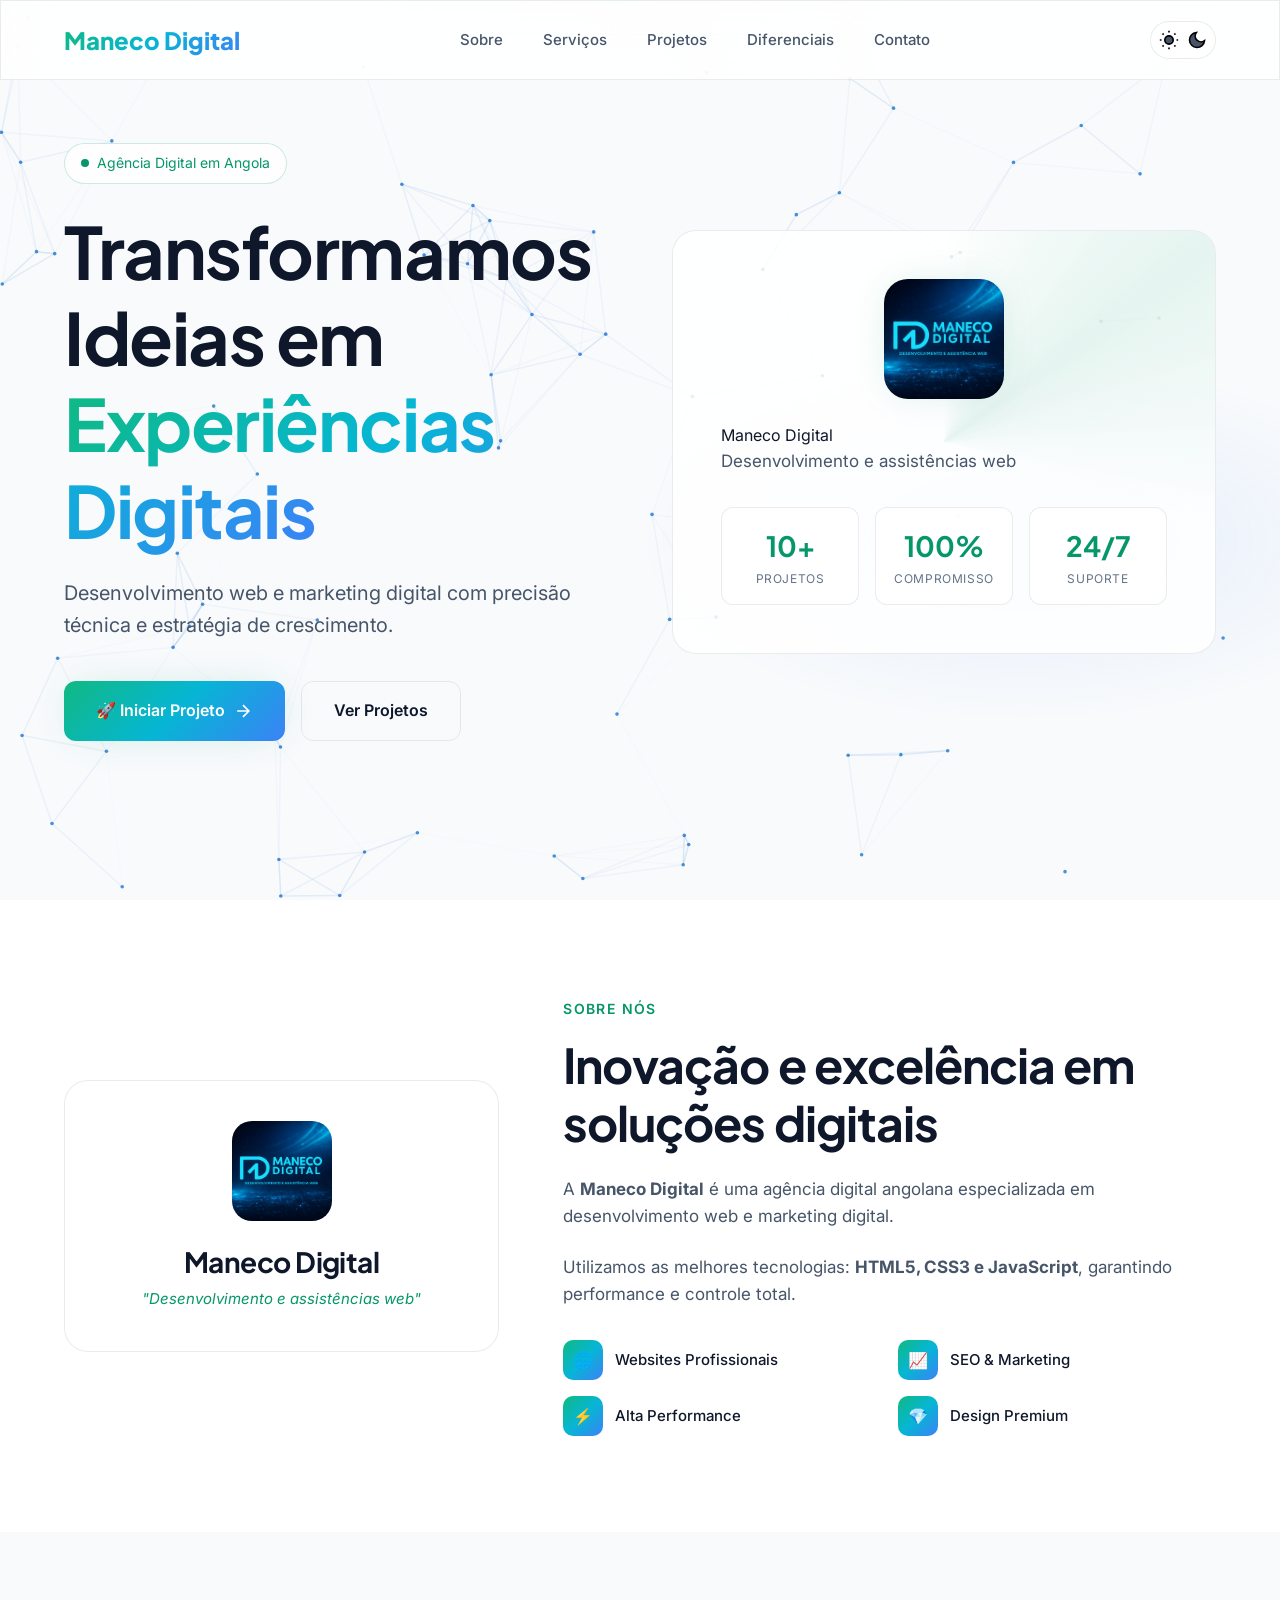
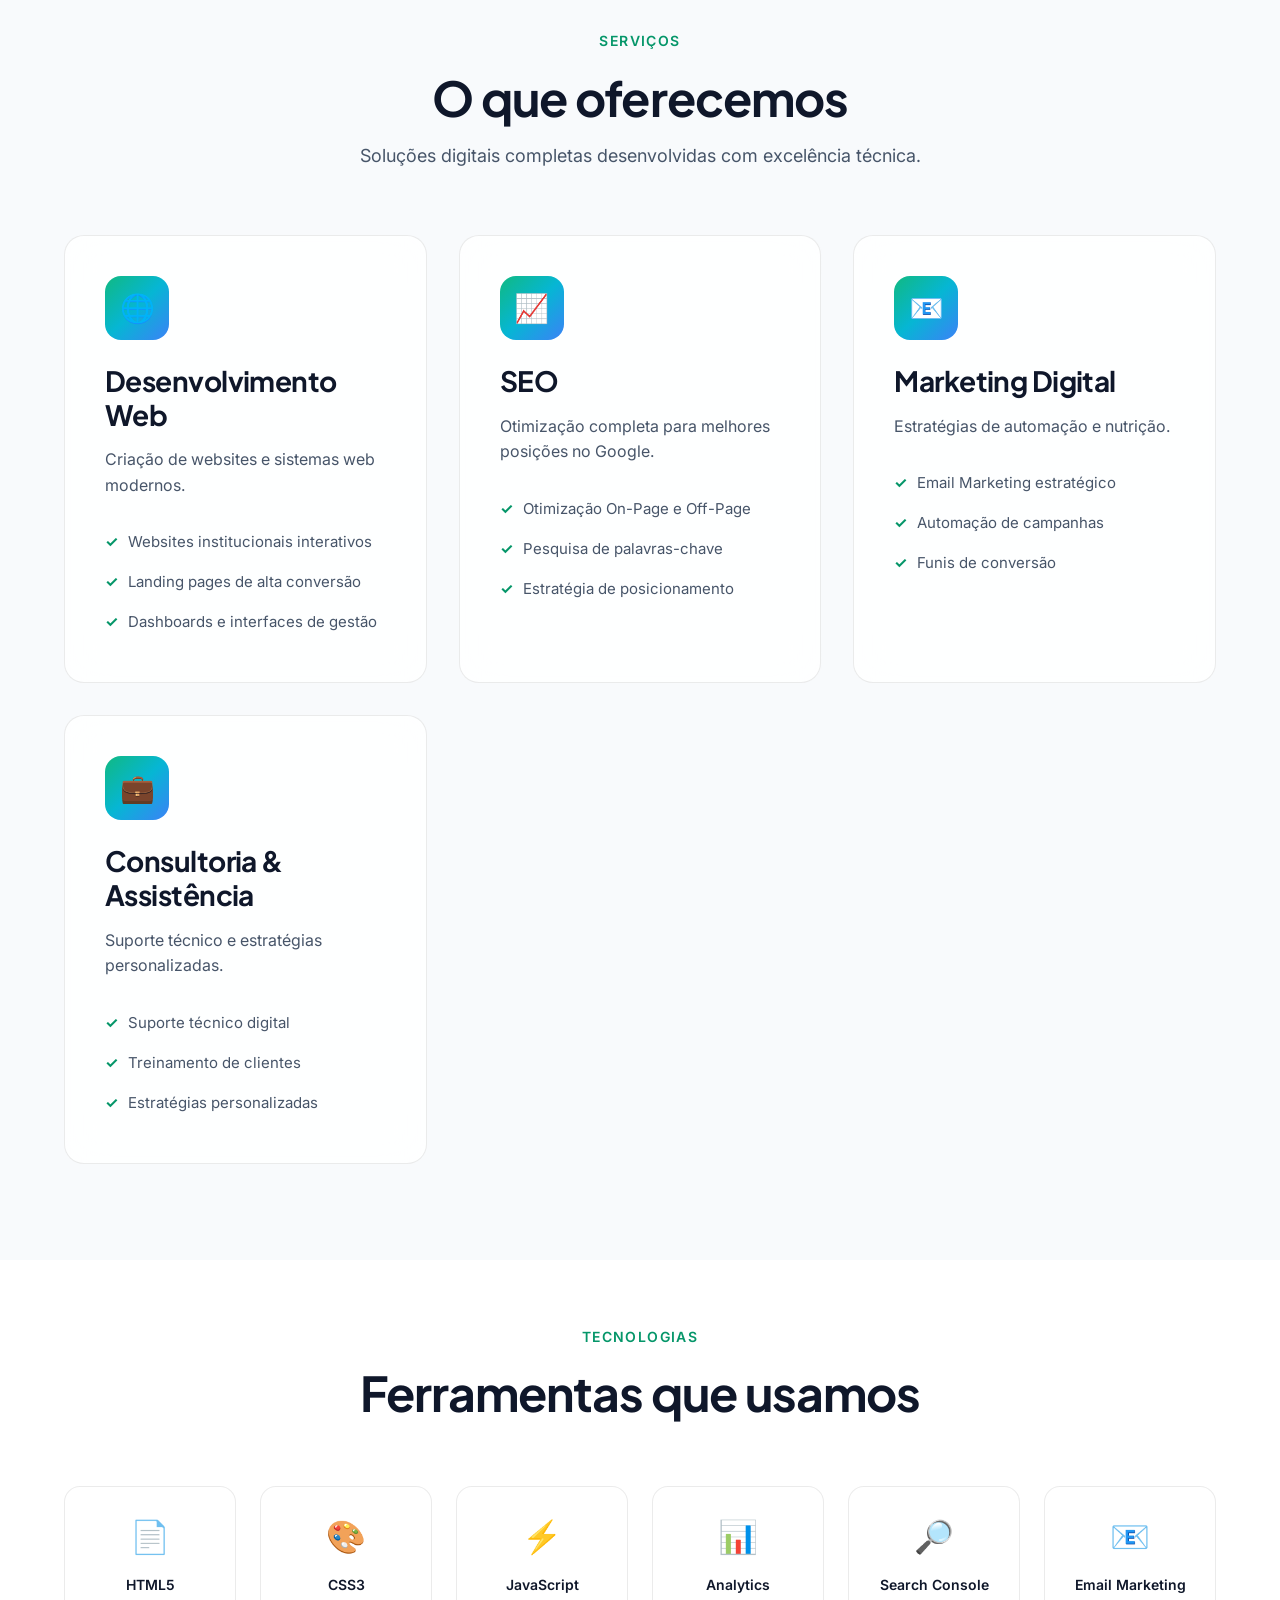
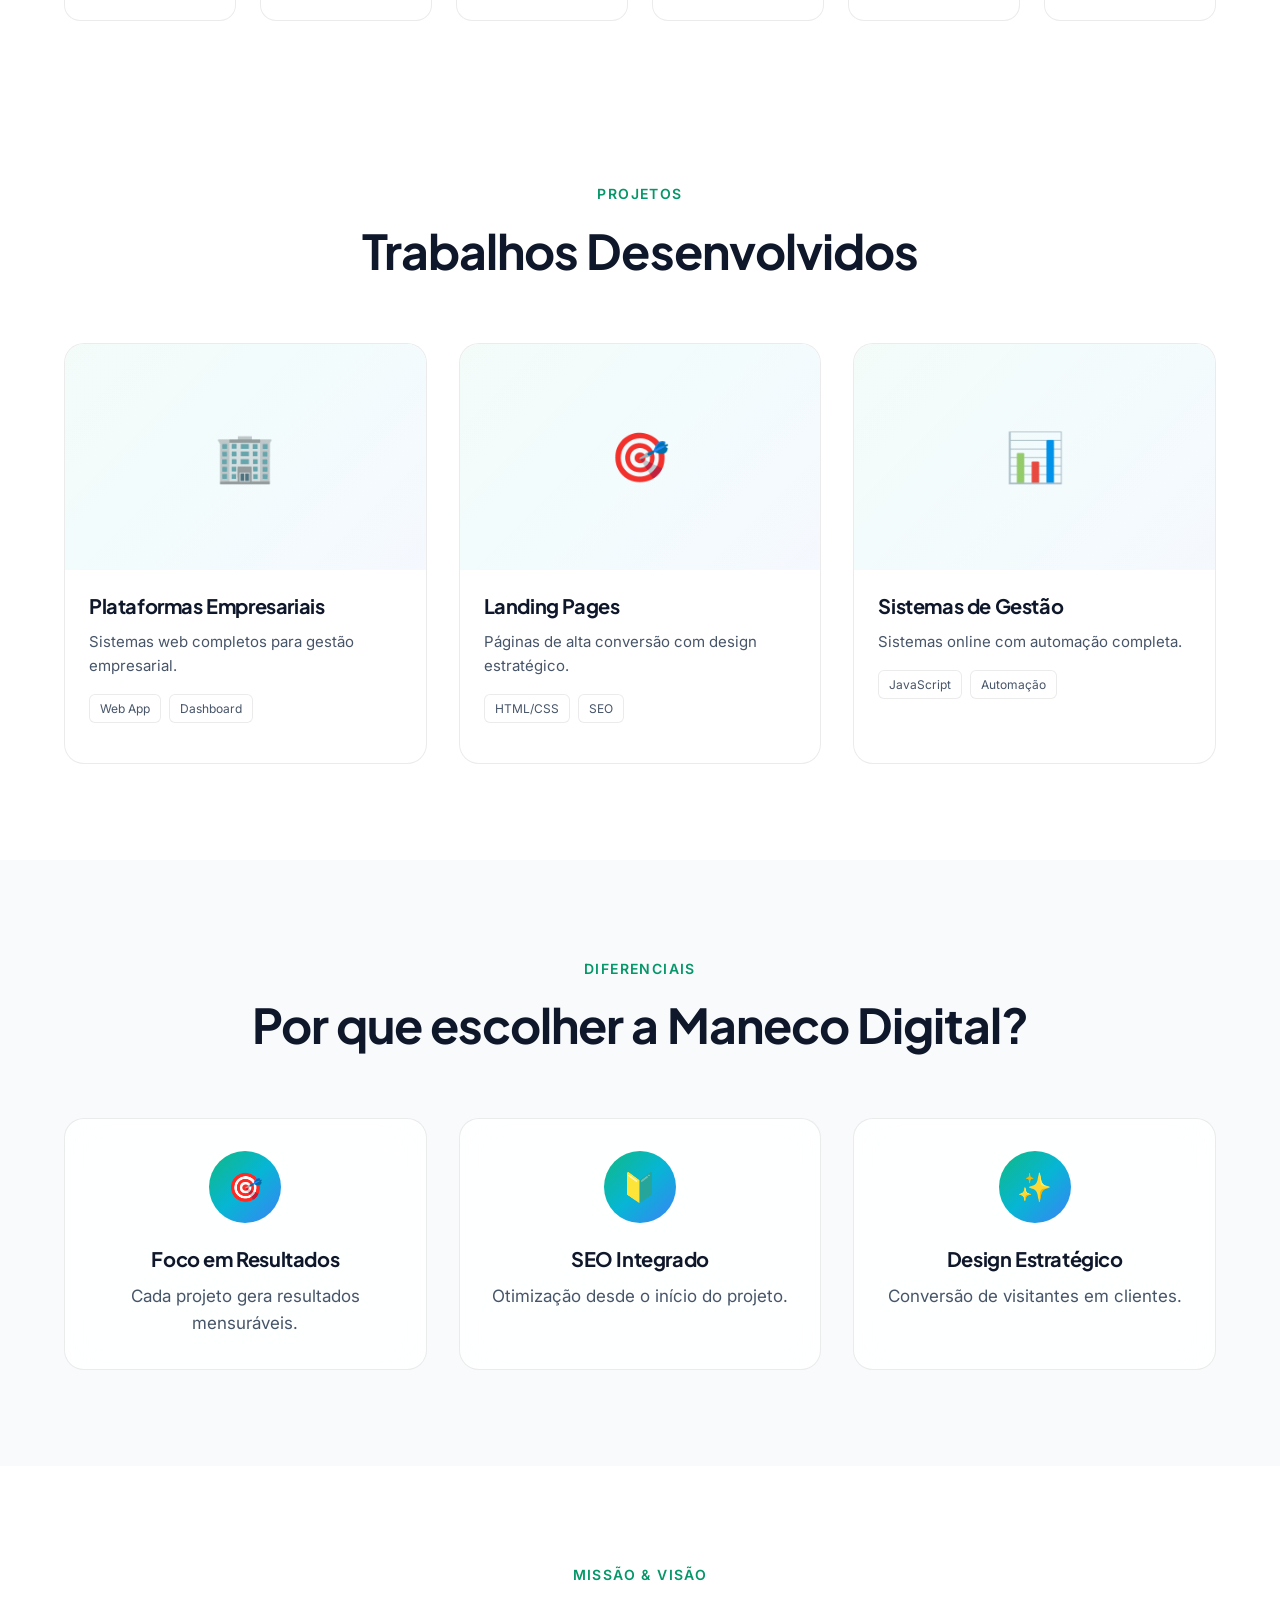
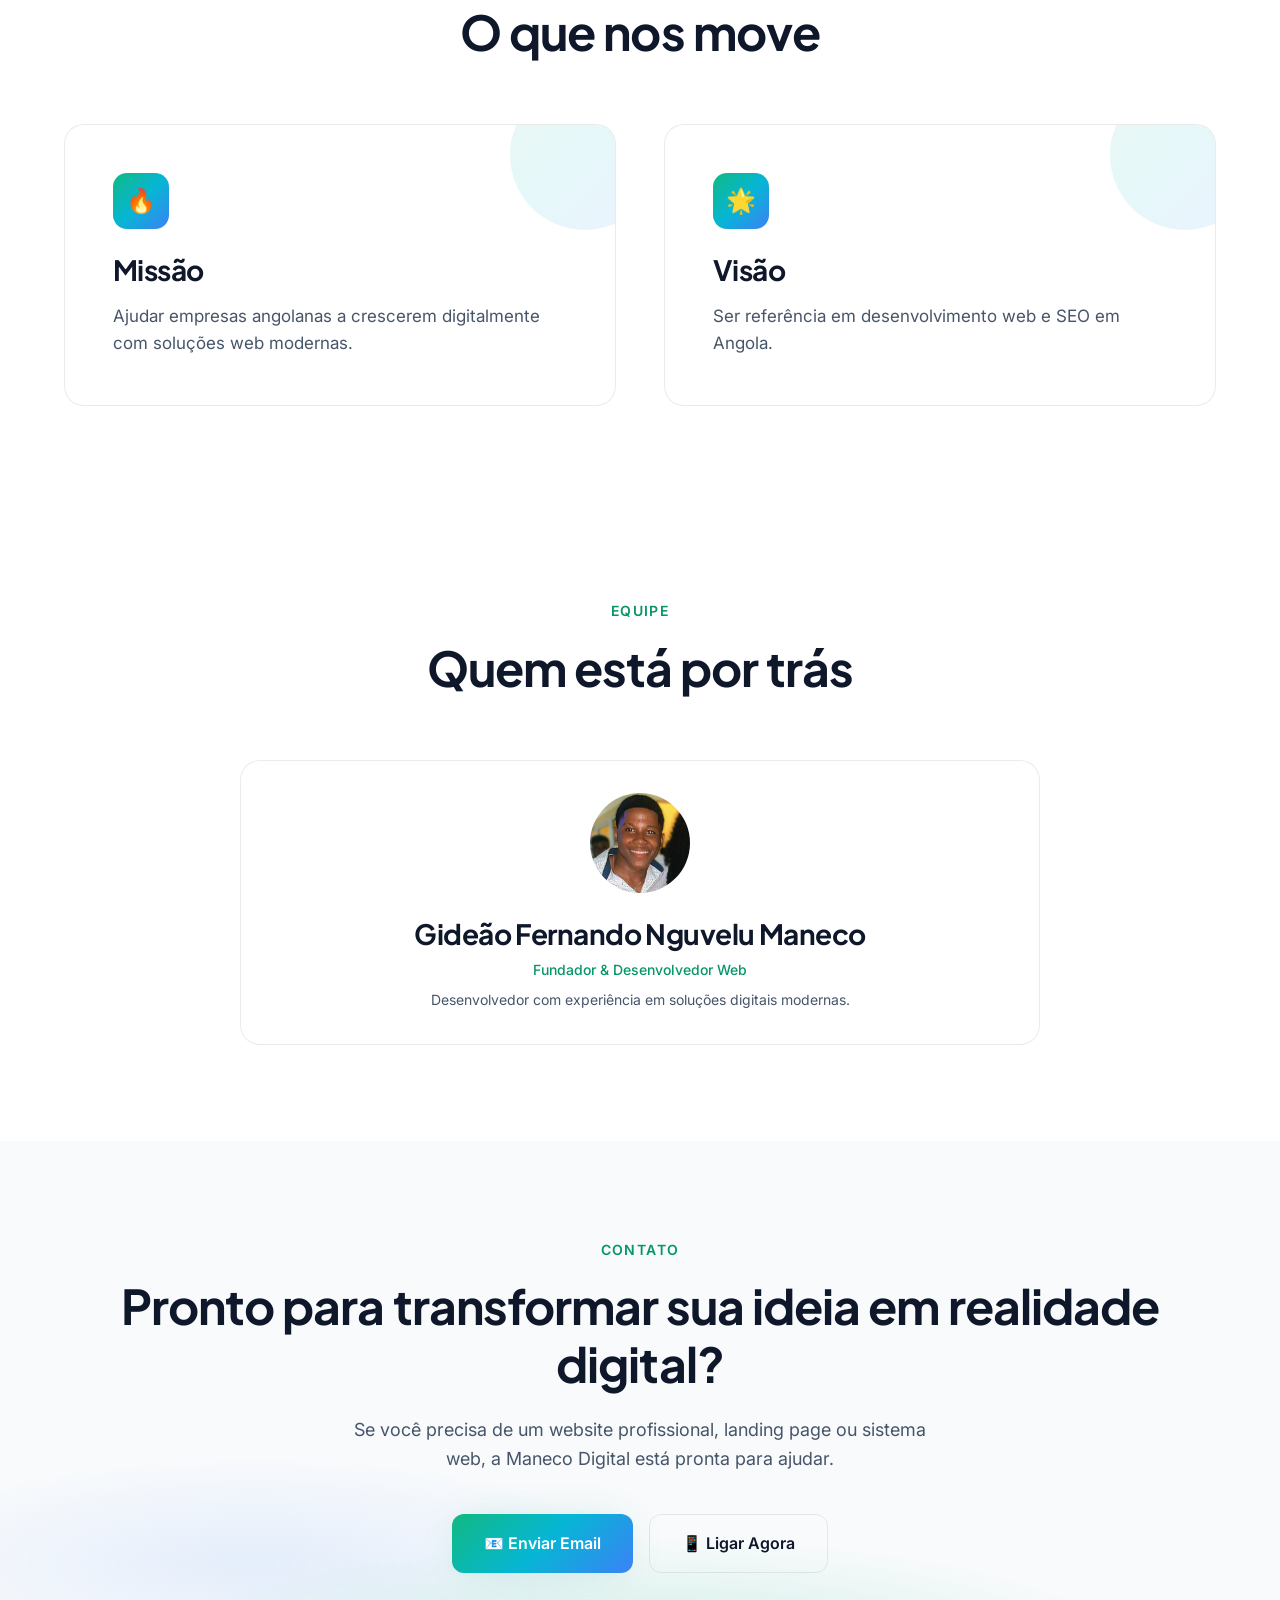
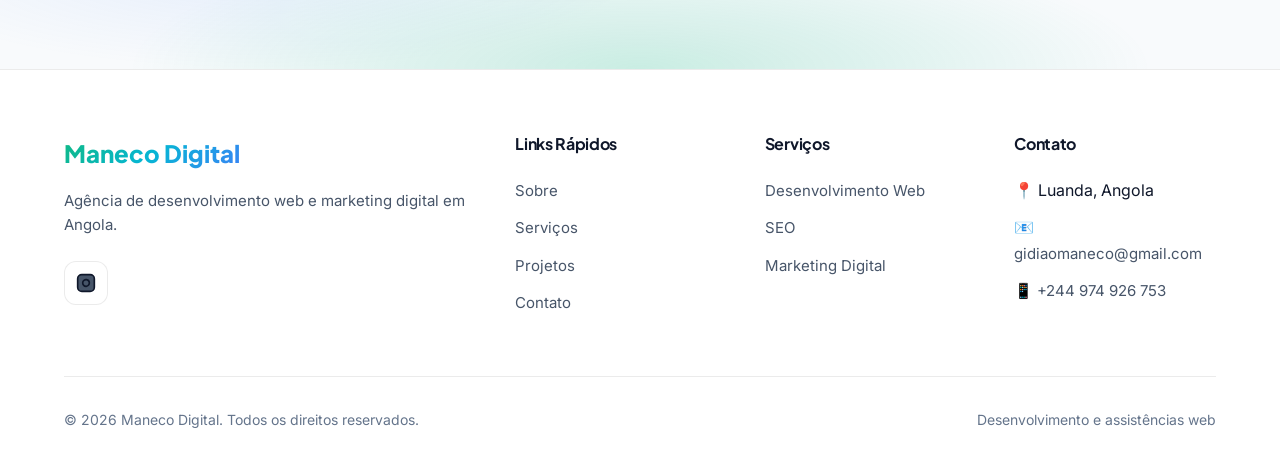
<file: index.html>
<!DOCTYPE html>
<html lang="pt-AO">
<head>
    <meta charset="UTF-8">
    <meta name="viewport" content="width=device-width, initial-scale=1.0">
    <meta name="theme-color" content="rgba(17, 24, 39, 0.6)">
    <title>Maneco Digital | Desenvolvimento Web & Marketing Digital em Angola</title>
    <meta name="description" content="Maneco Digital: Agência de desenvolvimento web e marketing digital em Luanda. Websites profissionais, landing pages e SEO.">
    <meta name="keywords" content="Desenvolvimento Web Angola, SEO Angola, Marketing Digital Angola, Criação de Sites Luanda">
    <meta name="author" content="Maneco Digital">
    <link rel="canonical" href="https://manecodigital.com">
    <meta property="og:type" content="website">
    <meta property="og:url" content="https://manecodigital.com">
    <meta property="og:title" content="Maneco Digital | Desenvolvimento Web & Marketing Digital em Angola">
    <meta property="og:description" content="Agência de desenvolvimento web e marketing digital em Luanda.">
    <meta property="og:image" content="https://manecodigital.com/logo_manecodigital.png">
    <meta name="twitter:card" content="summary_large_image">
    <link rel="preconnect" href="https://fonts.googleapis.com">
    <link rel="preconnect" href="https://fonts.gstatic.com" crossorigin>
    <link href="https://fonts.googleapis.com/css2?family=Plus+Jakarta+Sans:wght@400;500;600;700;800&family=Inter:wght@300;400;500;600;700&display=swap" rel="stylesheet" media="print" onload="this.media='all'">
    <link rel="icon" href="logo_manecodigital.png">
    <link rel="stylesheet" href="styles.css">
</head>
<body>
    <canvas id="futuristic-bg"></canvas>

    <nav class="navbar glass" id="navbar">
        <div class="container navbar-inner">
            <a href="#" class="logo">Maneco Digital</a>
            <ul class="nav-links" id="navLinks">
                <li><a href="#sobre">Sobre</a></li>
                <li><a href="#servicos">Serviços</a></li>
                <li><a href="#projetos">Projetos</a></li>
                <li><a href="#diferenciais">Diferenciais</a></li>
                <li><a href="#contato">Contato</a></li>
            </ul>
            <div style="display: flex; align-items: center; gap: 1rem;">
                <button class="theme-toggle" id="themeToggle" aria-label="Alternar tema">
                    <svg class="sun-icon" viewBox="0 0 24 24" fill="none" stroke="currentColor" stroke-width="2">
                        <circle cx="12" cy="12" r="5"></circle>
                        <path d="M12 1v2M12 21v2M4.22 4.22l1.42 1.42M18.36 18.36l1.42 1.42M1 12h2M21 12h2M4.22 19.78l1.42-1.42M18.36 5.64l1.42-1.42"></path>
                    </svg>
                    <svg class="moon-icon" viewBox="0 0 24 24" fill="none" stroke="currentColor" stroke-width="2">
                        <path d="M21 12.79A9 9 0 1 1 11.21 3 7 7 0 0 0 21 12.79z"></path>
                    </svg>
                </button>
                <button class="menu-toggle" id="menuToggle" aria-label="Menu mobile" aria-expanded="false" aria-controls="navLinks">
                    <span></span><span></span><span></span>
                </button>
            </div>
        </div>
    </nav>

    <section class="hero" id="home">
        <div class="container">
            <div class="hero-content">
                <div class="hero-text">
                    <div class="hero-badge"><span>Agência Digital em Angola</span></div>
                    <h1>Transformamos Ideias em <span>Experiências Digitais</span></h1>
                    <p class="hero-description">Desenvolvimento web e marketing digital com precisão técnica e estratégia de crescimento.</p>
                    <div class="hero-buttons">
                        <a href="#contato" class="btn btn-primary">🚀 Iniciar Projeto <svg width="20" height="20" viewBox="0 0 24 24" fill="none" stroke="currentColor" stroke-width="2"><path d="M5 12h14M12 5l7 7-7 7"/></svg></a>
                        <a href="#projetos" class="btn btn-secondary">Ver Projetos</a>
                    </div>
                </div>
                <div class="hero-visual">
                    <div class="hero-card glass">
                        <div class="hero-card-content">
                            <img src="logo_manecodigital.png" class="hero-logo" alt="Maneco Digital Logo" loading="lazy">
                            <div class="hero-slogan">Maneco Digital</div>
                            <p class="hero-tagline">Desenvolvimento e assistências web</p>
                            <div class="hero-stats">
                                <div class="stat-item"><div class="stat-number">10+</div><div class="stat-label">Projetos</div></div>
                                <div class="stat-item"><div class="stat-number">100%</div><div class="stat-label">Compromisso</div></div>
                                <div class="stat-item"><div class="stat-number">24/7</div><div class="stat-label">Suporte</div></div>
                            </div>
                        </div>
                    </div>
                </div>
            </div>
        </div>
    </section>

    <section class="about" id="sobre">
        <div class="container">
            <div class="about-grid">
                <div class="about-visual reveal">
                    <div class="about-card">
                        <img src="logo_manecodigital.png" class="about-logo" alt="Logo" loading="lazy">
                        <h3>Maneco Digital</h3>
                        <p>"Desenvolvimento e assistências web"</p>
                    </div>
                </div>
                <div class="about-content reveal reveal-delay-1">
                    <span class="section-label">Sobre Nós</span>
                    <h2>Inovação e excelência em soluções digitais</h2>
                    <p class="about-text">A <strong>Maneco Digital</strong> é uma agência digital angolana especializada em desenvolvimento web e marketing digital.</p>
                    <p class="about-text">Utilizamos as melhores tecnologias: <strong>HTML5, CSS3 e JavaScript</strong>, garantindo performance e controle total.</p>
                    <div class="about-features">
                        <div class="about-feature"><div class="about-feature-icon">🌐</div><span>Websites Profissionais</span></div>
                        <div class="about-feature"><div class="about-feature-icon">📈</div><span>SEO & Marketing</span></div>
                        <div class="about-feature"><div class="about-feature-icon">⚡</div><span>Alta Performance</span></div>
                        <div class="about-feature"><div class="about-feature-icon">💎</div><span>Design Premium</span></div>
                    </div>
                </div>
            </div>
        </div>
    </section>

    <section id="servicos">
        <div class="container">
            <div class="section-header reveal">
                <span class="section-label">Serviços</span>
                <h2 class="section-title">O que oferecemos</h2>
                <p class="section-description">Soluções digitais completas desenvolvidas com excelência técnica.</p>
            </div>
            <div class="services-grid">
                <div class="service-card reveal reveal-delay-1"><div class="service-icon">🌐</div><h3>Desenvolvimento Web</h3><p>Criação de websites e sistemas web modernos.</p><ul class="service-list"><li>Websites institucionais interativos</li><li>Landing pages de alta conversão</li><li>Dashboards e interfaces de gestão</li></ul></div>
                <div class="service-card reveal reveal-delay-2"><div class="service-icon">📈</div><h3>SEO</h3><p>Otimização completa para melhores posições no Google.</p><ul class="service-list"><li>Otimização On-Page e Off-Page</li><li>Pesquisa de palavras-chave</li><li>Estratégia de posicionamento</li></ul></div>
                <div class="service-card reveal reveal-delay-3"><div class="service-icon">📧</div><h3>Marketing Digital</h3><p>Estratégias de automação e nutrição.</p><ul class="service-list"><li>Email Marketing estratégico</li><li>Automação de campanhas</li><li>Funis de conversão</li></ul></div>
                <div class="service-card reveal reveal-delay-1"><div class="service-icon">💼</div><h3>Consultoria & Assistência</h3><p>Suporte técnico e estratégias personalizadas.</p><ul class="service-list"><li>Suporte técnico digital</li><li>Treinamento de clientes</li><li>Estratégias personalizadas</li></ul></div>
            </div>
        </div>
    </section>

    <section class="tech-section">
        <div class="container">
            <div class="section-header reveal"><span class="section-label">Tecnologias</span><h2 class="section-title">Ferramentas que usamos</h2></div>
            <div class="tech-grid">
                <div class="tech-item"><div class="tech-icon">📄</div><div class="tech-name">HTML5</div></div>
                <div class="tech-item"><div class="tech-icon">🎨</div><div class="tech-name">CSS3</div></div>
                <div class="tech-item"><div class="tech-icon">⚡</div><div class="tech-name">JavaScript</div></div>
                <div class="tech-item"><div class="tech-icon">📊</div><div class="tech-name">Analytics</div></div>
                <div class="tech-item"><div class="tech-icon">🔎</div><div class="tech-name">Search Console</div></div>
                <div class="tech-item"><div class="tech-icon">📧</div><div class="tech-name">Email Marketing</div></div>
            </div>
        </div>
    </section>

    <section class="projects" id="projetos">
        <div class="container">
            <div class="section-header reveal"><span class="section-label">Projetos</span><h2 class="section-title">Trabalhos Desenvolvidos</h2></div>
            <div class="projects-grid">
                <div class="project-card"><div class="project-image">🏢</div><div class="project-content"><h3>Plataformas Empresariais</h3><p>Sistemas web completos para gestão empresarial.</p><div class="project-tags"><span class="project-tag">Web App</span><span class="project-tag">Dashboard</span></div></div></div>
                <div class="project-card"><div class="project-image">🎯</div><div class="project-content"><h3>Landing Pages</h3><p>Páginas de alta conversão com design estratégico.</p><div class="project-tags"><span class="project-tag">HTML/CSS</span><span class="project-tag">SEO</span></div></div></div>
                <div class="project-card"><div class="project-image">📊</div><div class="project-content"><h3>Sistemas de Gestão</h3><p>Sistemas online com automação completa.</p><div class="project-tags"><span class="project-tag">JavaScript</span><span class="project-tag">Automação</span></div></div></div>
            </div>
        </div>
    </section>

    <section id="diferenciais">
        <div class="container">
            <div class="section-header reveal"><span class="section-label">Diferenciais</span><h2 class="section-title">Por que escolher a Maneco Digital?</h2></div>
            <div class="differentials-grid">
                <div class="differential-card"><div class="differential-icon">🎯</div><h3>Foco em Resultados</h3><p>Cada projeto gera resultados mensuráveis.</p></div>
                <div class="differential-card"><div class="differential-icon">🔰</div><h3>SEO Integrado</h3><p>Otimização desde o início do projeto.</p></div>
                <div class="differential-card"><div class="differential-icon">✨</div><h3>Design Estratégico</h3><p>Conversão de visitantes em clientes.</p></div>
            </div>
        </div>
    </section>

    <section class="mission-vision">
        <div class="container">
            <div class="section-header reveal"><span class="section-label">Missão & Visão</span><h2 class="section-title">O que nos move</h2></div>
            <div class="mv-grid">
                <div class="mv-card"><div class="mv-icon">🔥</div><h3>Missão</h3><p>Ajudar empresas angolanas a crescerem digitalmente com soluções web modernas.</p></div>
                <div class="mv-card"><div class="mv-icon">🌟</div><h3>Visão</h3><p>Ser referência em desenvolvimento web e SEO em Angola.</p></div>
            </div>
        </div>
    </section>

    <section class="team" id="equipe">
        <div class="container">
            <div class="section-header reveal"><span class="section-label">Equipe</span><h2 class="section-title">Quem está por trás</h2></div>
            <div class="team-grid">
                <div class="team-card"><img src="seo.jpg" class="team-avatar"><h3>Gideão Fernando Nguvelu Maneco</h3><p class="team-role"><a href="portufolio.html">Fundador & Desenvolvedor Web</a></p><p>Desenvolvedor com experiência em soluções digitais modernas.</p></div>
            </div>
        </div>
    </section>

    <section class="cta" id="contato">
        <div class="container">
            <div class="cta-content reveal">
                <span class="section-label">Contato</span>
                <h2>Pronto para transformar sua ideia em realidade digital?</h2>
                <p class="cta-description">Se você precisa de um website profissional, landing page ou sistema web, a Maneco Digital está pronta para ajudar.</p>
                <div class="cta-buttons">
                    <a href="mailto:gidiaomaneco@gmail.com?subject=Contacto%20Maneco%20Digital" class="btn btn-primary">📧 Enviar Email</a>
                    <a href="tel:+244974926753" class="btn btn-secondary">📱 Ligar Agora</a>
                </div>
            </div>
        </div>
    </section>

    <footer class="footer">
        <div class="container">
            <div class="footer-grid">
                <div class="footer-brand"><a href="#" class="logo">Maneco Digital</a><p>Agência de desenvolvimento web e marketing digital em Angola.</p><div class="footer-social"><a href="#" class="social-link"><svg viewBox="0 0 24 24" fill="none" stroke="currentColor" stroke-width="2"><rect x="2" y="2" width="20" height="20" rx="5" ry="5"></rect><path d="M16 11.37A4 4 0 1 1 12.63 8 4 4 0 0 1 16 11.37z"></path><line x1="17.5" y1="6.5" x2="17.51" y2="6.5"></line></svg></a></div></div>
                <div class="footer-column"><h4>Links Rápidos</h4><ul class="footer-links"><li><a href="#sobre">Sobre</a></li><li><a href="#servicos">Serviços</a></li><li><a href="#projetos">Projetos</a></li><li><a href="#contato">Contato</a></li></ul></div>
                <div class="footer-column"><h4>Serviços</h4><ul class="footer-links"><li><a href="#">Desenvolvimento Web</a></li><li><a href="#">SEO</a></li><li><a href="#">Marketing Digital</a></li></ul></div>
                <div class="footer-column"><h4>Contato</h4><ul class="footer-links"><li>📍 Luanda, Angola</li><li>📧 <a href="mailto:gidiaomaneco@gmail.com">gidiaomaneco@gmail.com</a></li><li><a href="tel:+244974926753">📱 +244 974 926 753</a></li></ul></div>
            </div>
            <div class="footer-bottom"><p class="footer-copyright">© 2026 Maneco Digital. Todos os direitos reservados.</p><p class="footer-copyright">Desenvolvimento e assistências web</p></div>
        </div>
    </footer>

    <button class="back-to-top" id="backToTop" aria-label="Voltar ao topo">↑</button>

    <script src="script.js" defer></script>
    <!-- Schema Markup (opcional, pode manter inline) -->
</body>
</html>
</file>
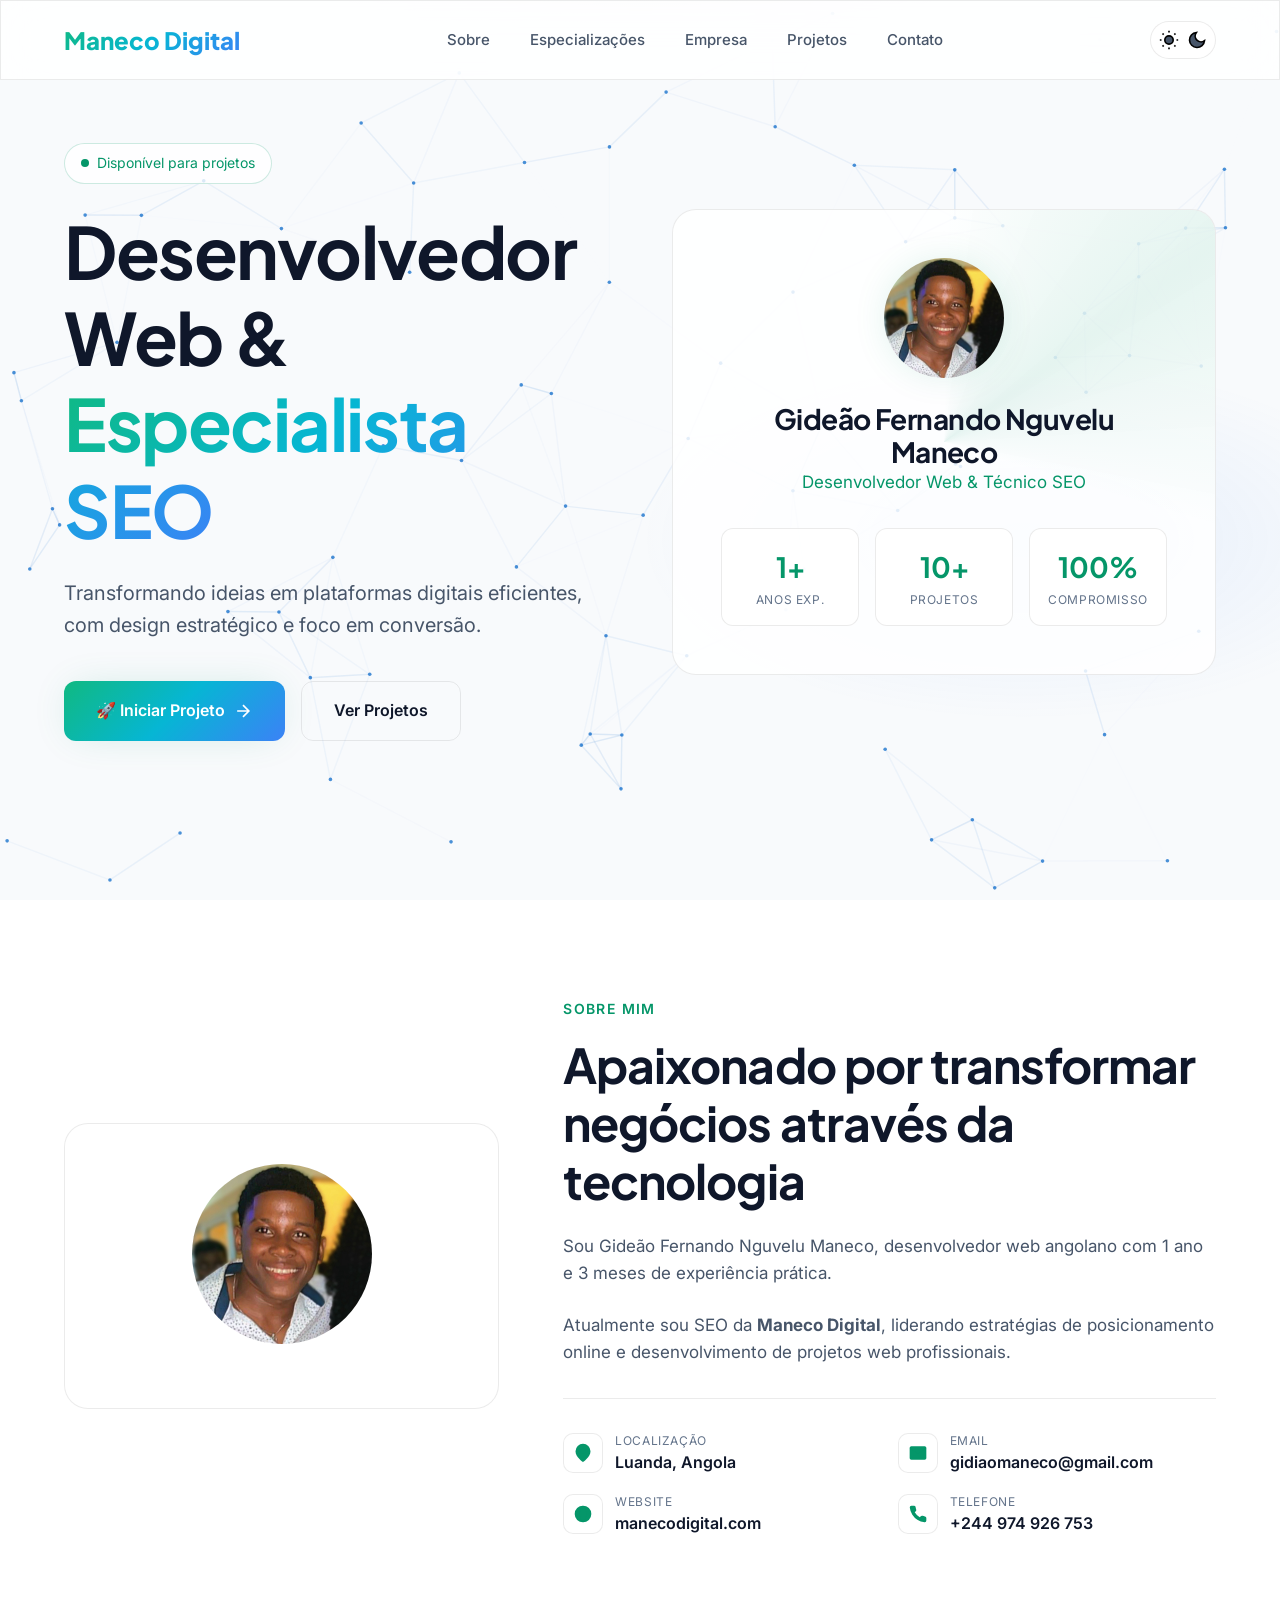
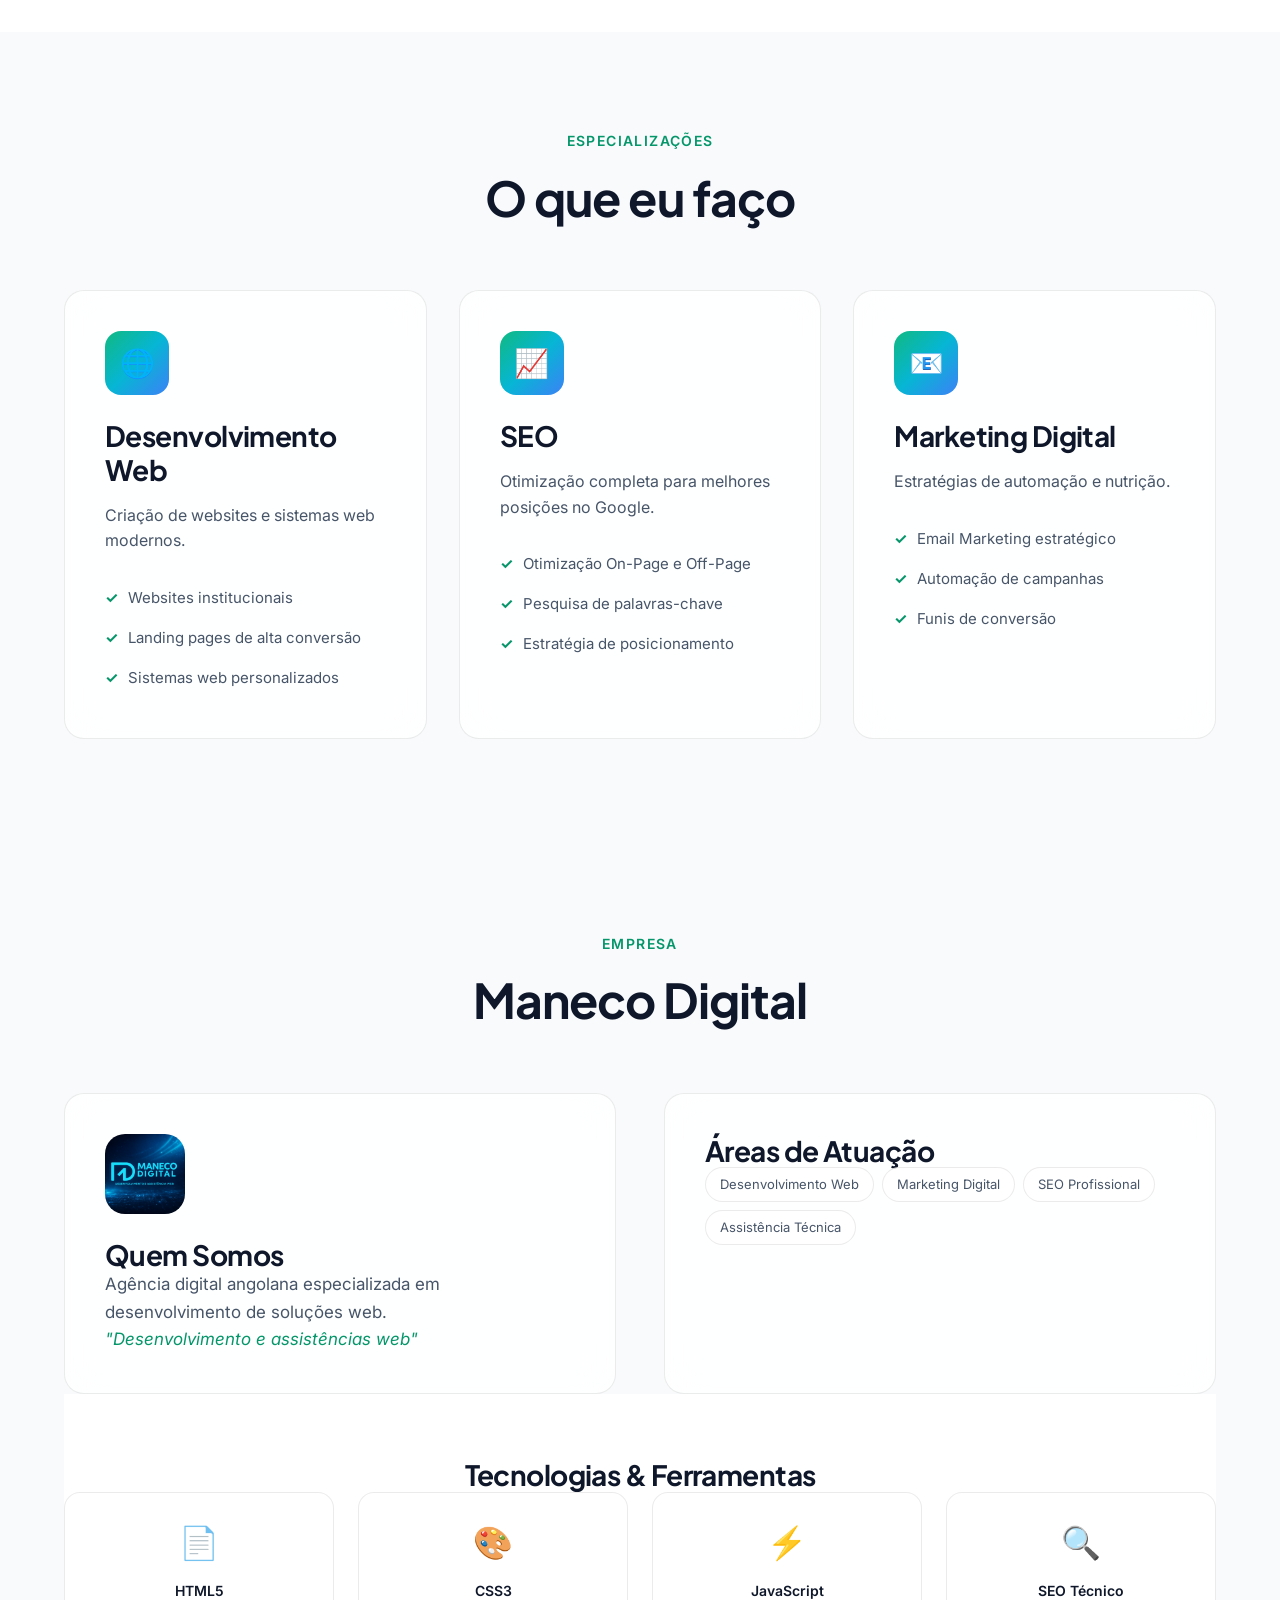
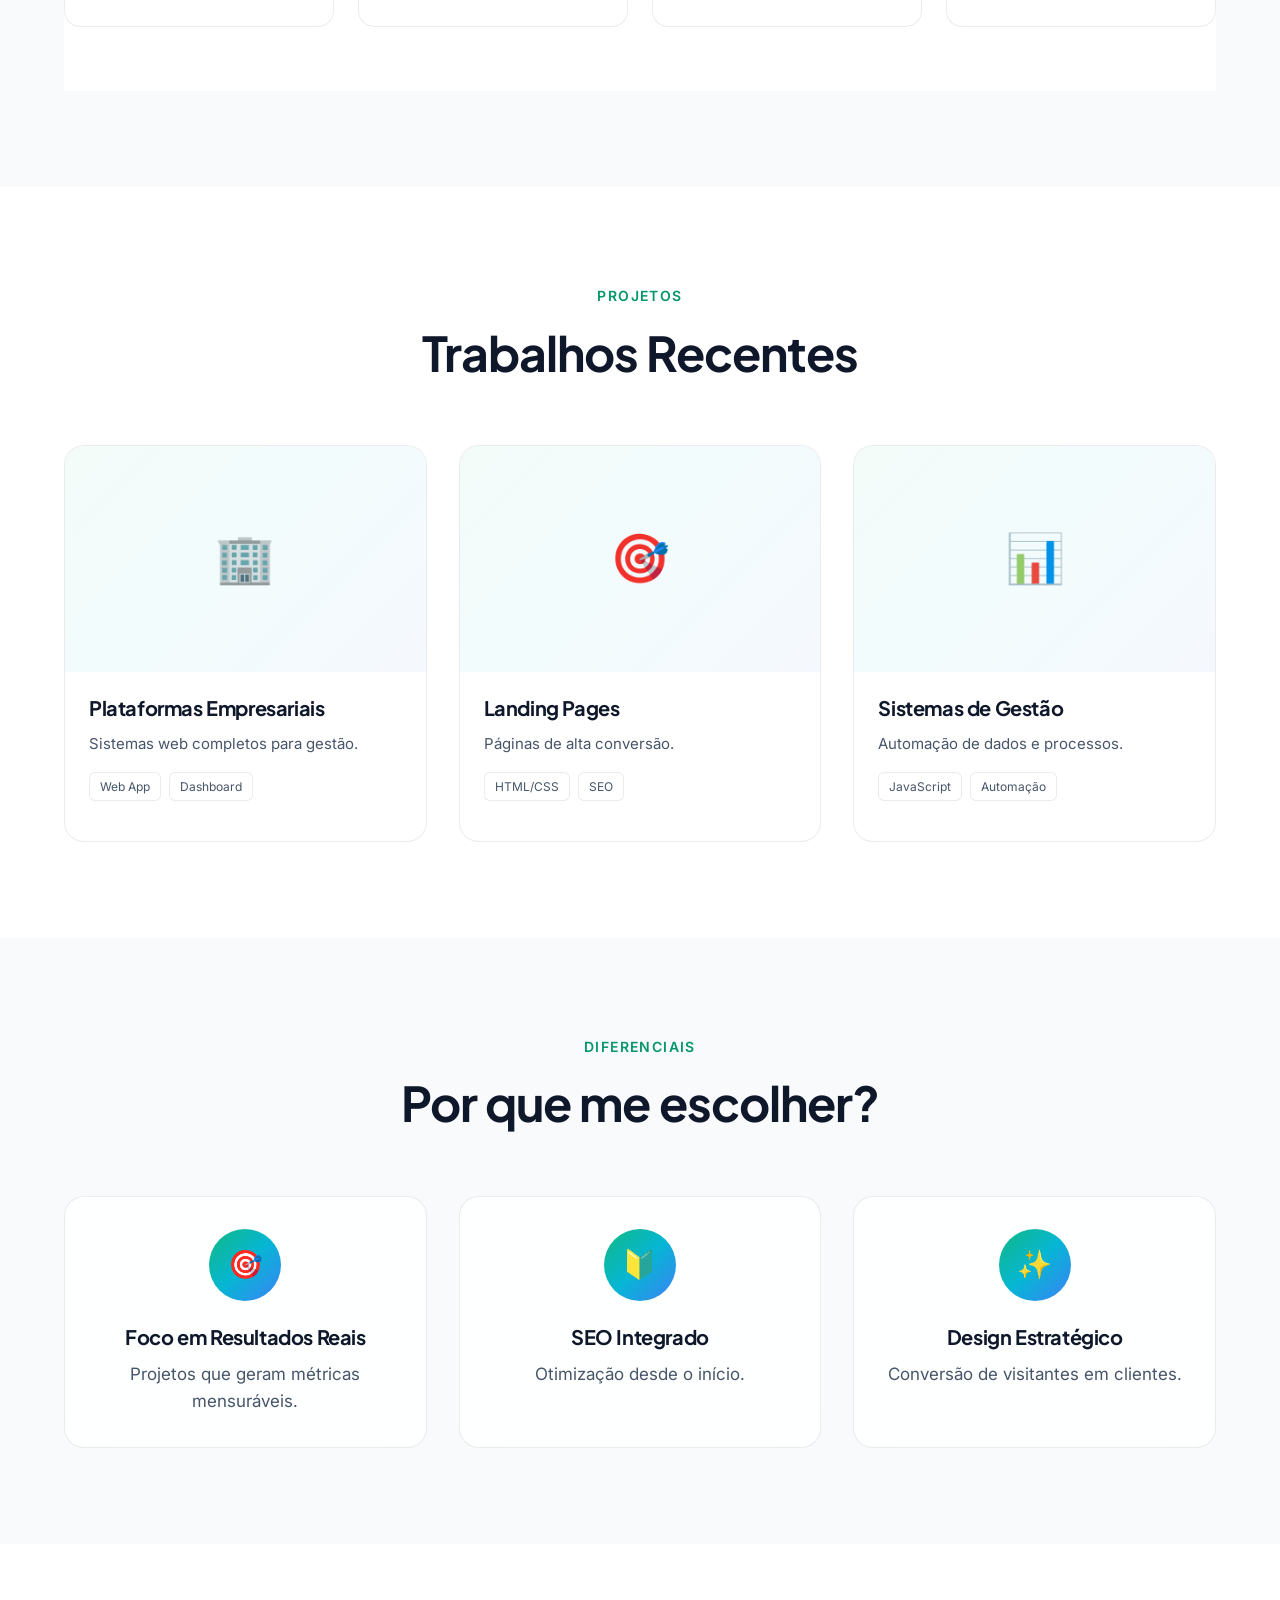
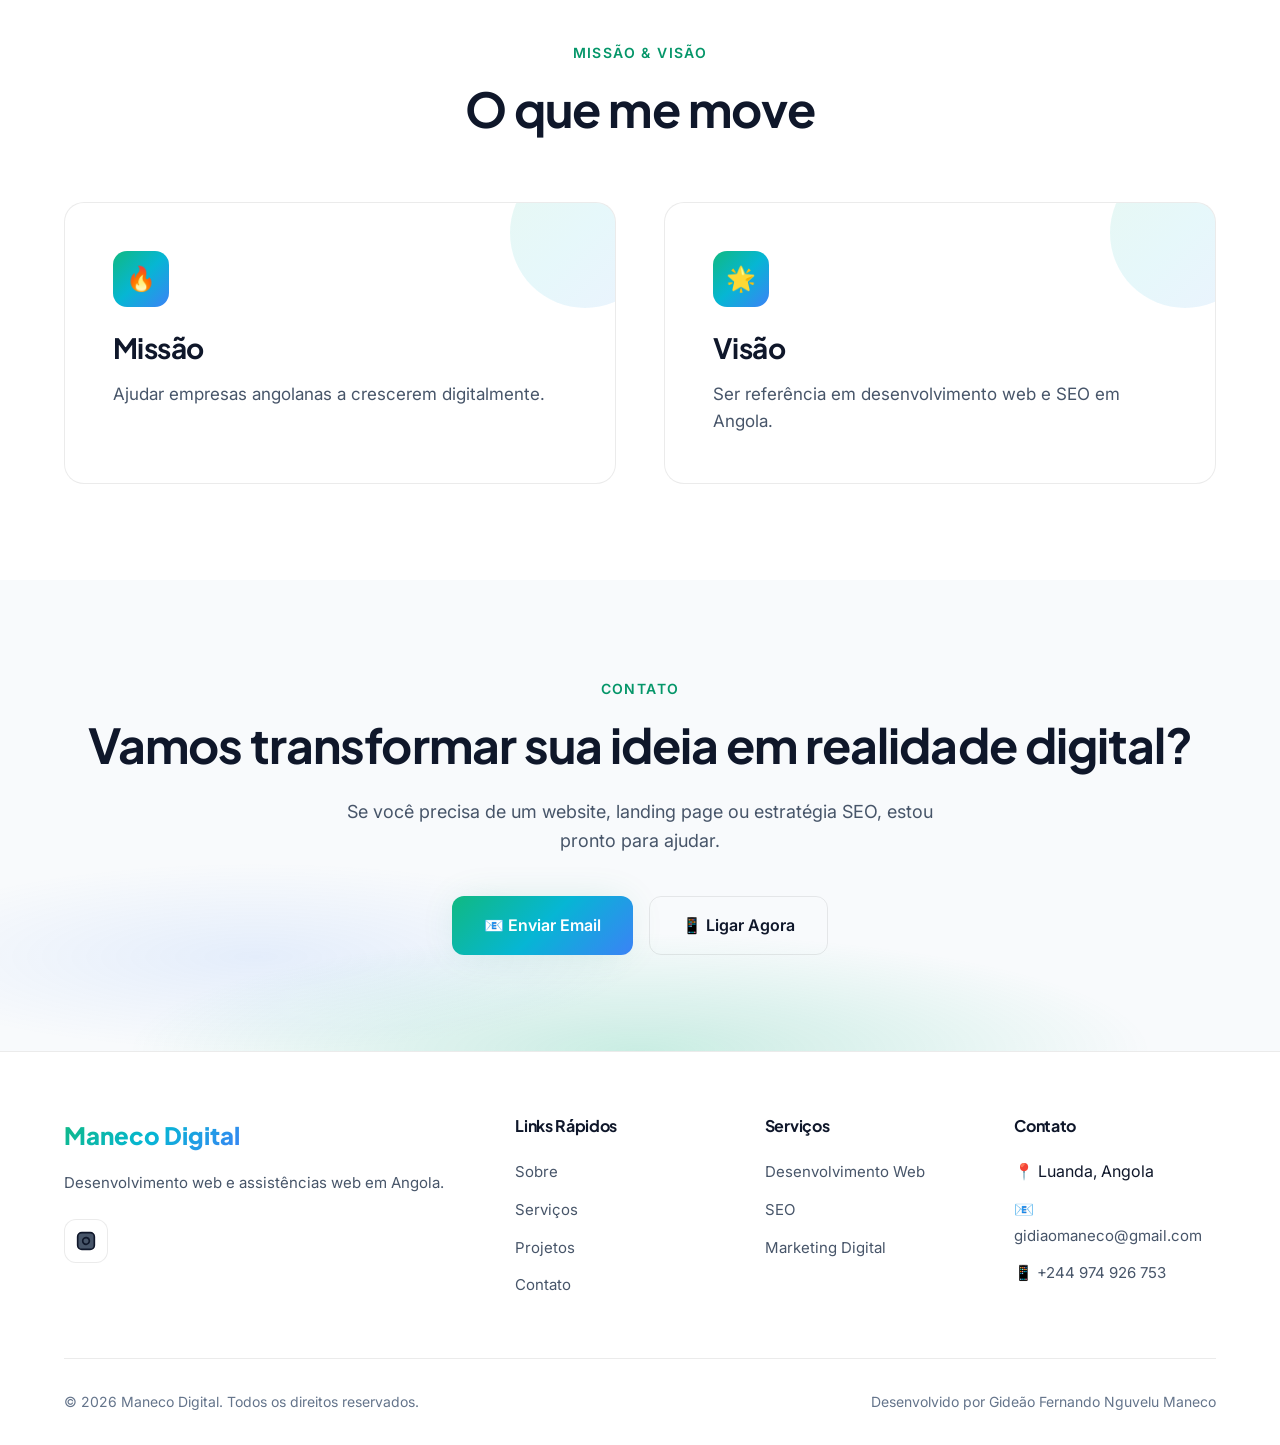
<file: portufolio.html>
<!DOCTYPE html>
<html lang="pt-AO">
<head>
    <meta charset="UTF-8">
    <meta name="viewport" content="width=device-width, initial-scale=1.0">
    <meta name="theme-color" content="rgba(17, 24, 39, 0.6)">
    <title>Gideão Maneco | Desenvolvedor Web & Especialista SEO em Angola</title>
    <meta name="description" content="Portfólio de Gideão Maneco: Desenvolvedor web e especialista SEO em Angola. Criação de sites, landing pages e otimização para Google.">
    <meta name="keywords" content="Desenvolvedor Web Angola, SEO Angola, Portfólio, Maneco Digital">
    <meta name="author" content="Gideão Fernando Nguvelu Maneco">
    <link rel="canonical" href="https://manecodigital.com/portfolio_gideao_maneco.html">
    <meta property="og:type" content="website">
    <meta property="og:url" content="https://manecodigital.com/portfolio_gideao_maneco.html">
    <meta property="og:title" content="Gideão Maneco | Desenvolvedor Web & SEO">
    <meta property="og:image" content="https://manecodigital.com/logo_manecodigital.png">
    <link rel="preconnect" href="https://fonts.googleapis.com">
    <link rel="preconnect" href="https://fonts.gstatic.com" crossorigin>
    <link href="https://fonts.googleapis.com/css2?family=Plus+Jakarta+Sans:wght@400;500;600;700;800&family=Inter:wght@300;400;500;600;700&display=swap" rel="stylesheet" media="print" onload="this.media='all'">
    <link rel="icon" href="logo_manecodigital.png">
    <link rel="stylesheet" href="styles.css">
</head>
<body>
    <canvas id="futuristic-bg"></canvas>

    <nav class="navbar glass" id="navbar">
        <div class="container navbar-inner">
            <a href="index.html" class="logo">Maneco Digital</a>
            <ul class="nav-links" id="navLinks">
                <li><a href="#sobre">Sobre</a></li>
                <li><a href="#especializacoes">Especializações</a></li>
                <li><a href="#empresa">Empresa</a></li>
                <li><a href="#projetos">Projetos</a></li>
                <li><a href="#contato">Contato</a></li>
            </ul>
            <div style="display: flex; align-items: center; gap: 1rem;">
                <button class="theme-toggle" id="themeToggle" aria-label="Alternar tema">
                    <svg class="sun-icon" viewBox="0 0 24 24" fill="none" stroke="currentColor" stroke-width="2">
                        <circle cx="12" cy="12" r="5"></circle>
                        <path d="M12 1v2M12 21v2M4.22 4.22l1.42 1.42M18.36 18.36l1.42 1.42M1 12h2M21 12h2M4.22 19.78l1.42-1.42M18.36 5.64l1.42-1.42"></path>
                    </svg>
                    <svg class="moon-icon" viewBox="0 0 24 24" fill="none" stroke="currentColor" stroke-width="2">
                        <path d="M21 12.79A9 9 0 1 1 11.21 3 7 7 0 0 0 21 12.79z"></path>
                    </svg>
                </button>
                <button class="menu-toggle" id="menuToggle" aria-label="Menu mobile" aria-expanded="false" aria-controls="navLinks">
                    <span></span><span></span><span></span>
                </button>
            </div>
        </div>
    </nav>

    <section class="hero" id="home">
        <div class="container">
            <div class="hero-content">
                <div class="hero-text">
                    <div class="hero-badge"><span>Disponível para projetos</span></div>
                    <h1>Desenvolvedor Web & <span>Especialista SEO</span></h1>
                    <p class="hero-description">Transformando ideias em plataformas digitais eficientes, com design estratégico e foco em conversão.</p>
                    <div class="hero-buttons">
                        <a href="#contato" class="btn btn-primary">🚀 Iniciar Projeto <svg width="20" height="20" viewBox="0 0 24 24" fill="none" stroke="currentColor" stroke-width="2"><path d="M5 12h14M12 5l7 7-7 7"/></svg></a>
                        <a href="#projetos" class="btn btn-secondary">Ver Projetos</a>
                    </div>
                </div>
                <div class="hero-visual">
                    <div class="hero-card glass">
                        <div class="hero-card-content">
                            <img src="seo.jpg" class="hero-avatar">
                            <h3 style="text-align: center;">Gideão Fernando Nguvelu Maneco</h3>
                            <p style="text-align: center; color: var(--accent-primary);">Desenvolvedor Web & Técnico SEO</p>
                            <div class="hero-stats">
                                <div class="stat-item"><div class="stat-number">1+</div><div class="stat-label">Anos Exp.</div></div>
                                <div class="stat-item"><div class="stat-number">10+</div><div class="stat-label">Projetos</div></div>
                                <div class="stat-item"><div class="stat-number">100%</div><div class="stat-label">Compromisso</div></div>
                            </div>
                        </div>
                    </div>
                </div>
            </div>
        </div>
    </section>

    <section class="about" id="sobre">
        <div class="container">
            <div class="about-grid">
                <div class="about-image reveal"><div class="about-image-wrapper"><img src="seo.jpg" class="about-avatar-large"></div></div>
                <div class="about-content reveal reveal-delay-1">
                    <span class="section-label">Sobre Mim</span>
                    <h2>Apaixonado por transformar negócios através da tecnologia</h2>
                    <p class="about-text">Sou Gideão Fernando Nguvelu Maneco, desenvolvedor web angolano com 1 ano e 3 meses de experiência prática.</p>
                    <p class="about-text">Atualmente sou SEO da <strong>Maneco Digital</strong>, liderando estratégias de posicionamento online e desenvolvimento de projetos web profissionais.</p>
                    <div class="about-info">
                        <div class="info-item"><div class="info-icon"><svg viewBox="0 0 24 24" fill="currentColor"><path d="M21 10c0 7-9 13-9 13s-9-6-9-13a9 9 0 0 1 18 0z"/><circle cx="12" cy="10" r="3"/></svg></div><div><div class="info-label">Localização</div><div class="info-value">Luanda, Angola</div></div></div>
                        <div class="info-item"><div class="info-icon"><svg viewBox="0 0 24 24" fill="currentColor"><path d="M4 4h16c1.1 0 2 .9 2 2v12c0 1.1-.9 2-2 2H4c-1.1 0-2-.9-2-2V6c0-1.1.9-2 2-2z"/><polyline points="22,6 12,13 2,6"/></svg></div><div><div class="info-label">Email</div><div class="info-value"><a href="mailto:gidiaomaneco@gmail.com">gidiaomaneco@gmail.com</a></div></div></div>
                        <div class="info-item"><div class="info-icon"><svg viewBox="0 0 24 24" fill="currentColor"><circle cx="12" cy="12" r="10"/><line x1="2" y1="12" x2="22" y2="12"/><path d="M12 2a15.3 15.3 0 0 1 4 10 15.3 15.3 0 0 1-4 10 15.3 15.3 0 0 1-4-10 15.3 15.3 0 0 1 4-10z"/></svg></div><div><div class="info-label">Website</div><div class="info-value"><a href="index.html">manecodigital.com</a></div></div></div>
                        <div class="info-item"><div class="info-icon"><svg viewBox="0 0 24 24" fill="currentColor"><path d="M22 16.92v3a2 2 0 0 1-2.18 2 19.79 19.79 0 0 1-8.63-3.07 19.5 19.5 0 0 1-6-6 19.79 19.79 0 0 1-3.07-8.67A2 2 0 0 1 4.11 2h3a2 2 0 0 1 2 1.72 12.84 12.84 0 0 0 .7 2.81 2 2 0 0 1-.45 2.11L8.09 9.91a16 16 0 0 0 6 6l1.27-1.27a2 2 0 0 1 2.11-.45 12.84 12.84 0 0 0 2.81.7A2 2 0 0 1 22 16.92z"/></svg></div><div><div class="info-label">Telefone</div><div class="info-value"><a href="tel:+244974926753">+244 974 926 753</a></div></div></div>
                    </div>
                </div>
            </div>
        </div>
    </section>

    <section id="especializacoes">
        <div class="container">
            <div class="section-header reveal"><span class="section-label">Especializações</span><h2 class="section-title">O que eu faço</h2></div>
            <div class="services-grid">
                <div class="service-card"><div class="service-icon">🌐</div><h3>Desenvolvimento Web</h3><p>Criação de websites e sistemas web modernos.</p><ul class="service-list"><li>Websites institucionais</li><li>Landing pages de alta conversão</li><li>Sistemas web personalizados</li></ul></div>
                <div class="service-card"><div class="service-icon">📈</div><h3>SEO</h3><p>Otimização completa para melhores posições no Google.</p><ul class="service-list"><li>Otimização On-Page e Off-Page</li><li>Pesquisa de palavras-chave</li><li>Estratégia de posicionamento</li></ul></div>
                <div class="service-card"><div class="service-icon">📧</div><h3>Marketing Digital</h3><p>Estratégias de automação e nutrição.</p><ul class="service-list"><li>Email Marketing estratégico</li><li>Automação de campanhas</li><li>Funis de conversão</li></ul></div>
            </div>
        </div>
    </section>

    <section class="company" id="empresa">
        <div class="container">
            <div class="section-header reveal"><span class="section-label">Empresa</span><h2 class="section-title">Maneco Digital</h2></div>
            <div class="company-grid">
                <div class="company-card"><img src="logo_manecodigital.png" class="company-logo" alt="Logo" loading="lazy"><h3>Quem Somos</h3><p>Agência digital angolana especializada em desenvolvimento de soluções web.</p><p style="font-style: italic; color: var(--accent-primary);">"Desenvolvimento e assistências web"</p></div>
                <div class="company-card"><h3>Áreas de Atuação</h3><div class="company-services"><span class="company-tag">Desenvolvimento Web</span><span class="company-tag">Marketing Digital</span><span class="company-tag">SEO Profissional</span><span class="company-tag">Assistência Técnica</span></div></div>
            </div>
            <div class="tech-section reveal"><h3 style="text-align: center;">Tecnologias & Ferramentas</h3><div class="tech-grid"><div class="tech-item"><div class="tech-icon">📄</div><div class="tech-name">HTML5</div></div><div class="tech-item"><div class="tech-icon">🎨</div><div class="tech-name">CSS3</div></div><div class="tech-item"><div class="tech-icon">⚡</div><div class="tech-name">JavaScript</div></div><div class="tech-item"><div class="tech-icon">🔍</div><div class="tech-name">SEO Técnico</div></div></div></div>
        </div>
    </section>

    <section class="projects" id="projetos">
        <div class="container">
            <div class="section-header reveal"><span class="section-label">Projetos</span><h2 class="section-title">Trabalhos Recentes</h2></div>
            <div class="projects-grid">
                <div class="project-card"><div class="project-image">🏢</div><div class="project-content"><h3>Plataformas Empresariais</h3><p>Sistemas web completos para gestão.</p><div class="project-tags"><span class="project-tag">Web App</span><span class="project-tag">Dashboard</span></div></div></div>
                <div class="project-card"><div class="project-image">🎯</div><div class="project-content"><h3>Landing Pages</h3><p>Páginas de alta conversão.</p><div class="project-tags"><span class="project-tag">HTML/CSS</span><span class="project-tag">SEO</span></div></div></div>
                <div class="project-card"><div class="project-image">📊</div><div class="project-content"><h3>Sistemas de Gestão</h3><p>Automação de dados e processos.</p><div class="project-tags"><span class="project-tag">JavaScript</span><span class="project-tag">Automação</span></div></div></div>
            </div>
        </div>
    </section>

    <section id="diferenciais">
        <div class="container">
            <div class="section-header reveal"><span class="section-label">Diferenciais</span><h2 class="section-title">Por que me escolher?</h2></div>
            <div class="differentials-grid">
                <div class="differential-card"><div class="differential-icon">🎯</div><h3>Foco em Resultados Reais</h3><p>Projetos que geram métricas mensuráveis.</p></div>
                <div class="differential-card"><div class="differential-icon">🔰</div><h3>SEO Integrado</h3><p>Otimização desde o início.</p></div>
                <div class="differential-card"><div class="differential-icon">✨</div><h3>Design Estratégico</h3><p>Conversão de visitantes em clientes.</p></div>
            </div>
        </div>
    </section>

    <section class="mission-vision">
        <div class="container">
            <div class="section-header reveal"><span class="section-label">Missão & Visão</span><h2 class="section-title">O que me move</h2></div>
            <div class="mv-grid">
                <div class="mv-card"><div class="mv-icon">🔥</div><h3>Missão</h3><p>Ajudar empresas angolanas a crescerem digitalmente.</p></div>
                <div class="mv-card"><div class="mv-icon">🌟</div><h3>Visão</h3><p>Ser referência em desenvolvimento web e SEO em Angola.</p></div>
            </div>
        </div>
    </section>

    <section class="cta" id="contato">
        <div class="container">
            <div class="cta-content reveal">
                <span class="section-label">Contato</span>
                <h2>Vamos transformar sua ideia em realidade digital?</h2>
                <p class="cta-description">Se você precisa de um website, landing page ou estratégia SEO, estou pronto para ajudar.</p>
                <div class="cta-buttons">
                    <a href="mailto:gidiaomaneco@gmail.com" class="btn btn-primary">📧 Enviar Email</a>
                    <a href="tel:+244974926753" class="btn btn-secondary">📱 Ligar Agora</a>
                </div>
            </div>
        </div>
    </section>

    <footer class="footer">
        <div class="container">
            <div class="footer-grid">
                <div class="footer-brand"><a href="index.html" class="logo">Maneco Digital</a><p>Desenvolvimento web e assistências web em Angola.</p><div class="footer-social"><a href="#" class="social-link"><svg viewBox="0 0 24 24" fill="none" stroke="currentColor" stroke-width="2"><rect x="2" y="2" width="20" height="20" rx="5" ry="5"></rect><path d="M16 11.37A4 4 0 1 1 12.63 8 4 4 0 0 1 16 11.37z"></path><line x1="17.5" y1="6.5" x2="17.51" y2="6.5"></line></svg></a></div></div>
                <div class="footer-column"><h4>Links Rápidos</h4><ul class="footer-links"><li><a href="#sobre">Sobre</a></li><li><a href="#especializacoes">Serviços</a></li><li><a href="#projetos">Projetos</a></li><li><a href="#contato">Contato</a></li></ul></div>
                <div class="footer-column"><h4>Serviços</h4><ul class="footer-links"><li><a href="#">Desenvolvimento Web</a></li><li><a href="#">SEO</a></li><li><a href="#">Marketing Digital</a></li></ul></div>
                <div class="footer-column"><h4>Contato</h4><ul class="footer-links"><li>📍 Luanda, Angola</li><li>📧 <a href="mailto:gidiaomaneco@gmail.com">gidiaomaneco@gmail.com</a></li><li><a href="tel:+244974926753">📱 +244 974 926 753</a></li></ul></div>
            </div>
            <div class="footer-bottom"><p class="footer-copyright">© 2026 Maneco Digital. Todos os direitos reservados.</p><p class="footer-copyright">Desenvolvido por Gideão Fernando Nguvelu Maneco</p></div>
        </div>
    </footer>

    <button class="back-to-top" id="backToTop" aria-label="Voltar ao topo">↑</button>

    <script src="script.js" defer></script>
</body>
</html>
</file>
<file: styles.css>
/* ========== CSS Variables - Dark Mode (Default) ========== */
:root {
    --bg-primary: #0a0e17;
    --bg-secondary: #111827;
    --bg-card: rgba(17, 24, 39, 0.6);
    --bg-glass: rgba(10, 14, 23, 0.75);
    --text-primary: #f1f5f9;
    --text-secondary: #94a3b8;
    --text-muted: #64748b;
    --accent-primary: #10b981;
    --accent-secondary: #059669;
    --accent-gradient: linear-gradient(135deg, #10b981 0%, #06b6d4 50%, #3b82f6 100%);
    --accent-glow: rgba(16, 185, 129, 0.3);
    --border-subtle: rgba(255, 255, 255, 0.08);
    --border-accent: rgba(16, 185, 129, 0.3);
    --shadow-card: 0 10px 40px -10px rgba(0, 0, 0, 0.5);
    --shadow-glow: 0 0 40px -10px var(--accent-glow);
    --font-heading: 'Plus Jakarta Sans', sans-serif;
    --font-body: 'Inter', sans-serif;
    --transition-smooth: cubic-bezier(0.2, 0.8, 0.2, 1);
    --container-max: 1200px;
    --navbar-height: 80px;
    --canvas-color-dot: rgba(0, 191, 255, 0.8);
    --canvas-color-line: 0, 150, 255;
}

/* Light Mode */
[data-theme="light"] {
    --bg-primary: #f8fafc;
    --bg-secondary: #ffffff;
    --bg-card: rgba(255, 255, 255, 0.8);
    --bg-glass: rgba(255, 255, 255, 0.85);
    --text-primary: #0f172a;
    --text-secondary: #475569;
    --text-muted: #64748b;
    --accent-primary: #059669;
    --accent-secondary: #047857;
    --border-subtle: rgba(0, 0, 0, 0.08);
    --border-accent: rgba(5, 150, 105, 0.2);
    --shadow-card: 0 10px 40px -10px rgba(0, 0, 0, 0.1);
    --shadow-glow: 0 0 40px -10px rgba(5, 150, 105, 0.2);
    --canvas-color-dot: rgba(0, 100, 200, 0.7);
    --canvas-color-line: 0, 100, 200;
}

/* Global Reset */
*, *::before, *::after {
    margin: 0;
    padding: 0;
    box-sizing: border-box;
}

html {
    scroll-behavior: smooth;
    -webkit-font-smoothing: antialiased;
    -moz-osx-font-smoothing: grayscale;
}

body {
    font-family: var(--font-body);
    background: var(--bg-primary);
    color: var(--text-primary);
    line-height: 1.6;
    overflow-x: hidden;
    transition: background 0.4s var(--transition-smooth), color 0.3s ease;
}

/* Typography */
h1, h2, h3, h4, h5, h6 {
    font-family: var(--font-heading);
    font-weight: 700;
    letter-spacing: -0.02em;
    line-height: 1.2;
}

h1 { font-size: clamp(2.5rem, 8vw, 4.5rem); }
h2 { font-size: clamp(2rem, 5vw, 3rem); }
h3 { font-size: clamp(1.25rem, 3vw, 1.75rem); }

p {
    color: var(--text-secondary);
    font-size: 1.0625rem;
}

a {
    color: inherit;
    text-decoration: none;
    transition: color 0.3s ease;
}

/* Container */
.container {
    max-width: var(--container-max);
    margin: 0 auto;
    padding: 0 1.5rem;
}

/* Section Base */
section {
    padding: 6rem 0;
    position: relative;
}

/* Glass Effect */
.glass {
    background: var(--bg-glass);
    backdrop-filter: blur(20px);
    -webkit-backdrop-filter: blur(20px);
    border: 1px solid var(--border-subtle);
}

/* Navbar */
.navbar {
    position: fixed;
    top: 0;
    left: 0;
    right: 0;
    height: var(--navbar-height);
    z-index: 1000;
    transition: all 0.4s var(--transition-smooth);
}

.navbar.scrolled {
    height: 70px;
    background: var(--bg-glass);
    backdrop-filter: blur(20px);
    -webkit-backdrop-filter: blur(20px);
    border-bottom: 1px solid var(--border-subtle);
}

.navbar-inner {
    display: flex;
    align-items: center;
    justify-content: space-between;
    height: 100%;
}

.logo {
    font-family: var(--font-heading);
    font-weight: 800;
    font-size: 1.5rem;
    background: var(--accent-gradient);
    -webkit-background-clip: text;
    -webkit-text-fill-color: transparent;
    background-clip: text;
}

.nav-links {
    display: flex;
    gap: 2.5rem;
    list-style: none;
}

.nav-links a {
    font-size: 0.9375rem;
    font-weight: 500;
    color: var(--text-secondary);
    position: relative;
    transition: color 0.3s ease;
}

.nav-links a::after {
    content: '';
    position: absolute;
    bottom: -4px;
    left: 0;
    width: 0;
    height: 2px;
    background: var(--accent-gradient);
    transition: width 0.3s var(--transition-smooth);
}

.nav-links a:hover {
    color: var(--text-primary);
}

.nav-links a:hover::after {
    width: 100%;
}

/* Mobile Menu Toggle */
.menu-toggle {
    display: none;
    flex-direction: column;
    gap: 5px;
    cursor: pointer;
    padding: 10px;
    background: none;
    border: none;
}

.menu-toggle span {
    width: 24px;
    height: 2px;
    background: var(--text-primary);
    transition: all 0.3s ease;
}

/* Theme Toggle */
.theme-toggle {
    background: var(--bg-card);
    border: 1px solid var(--border-subtle);
    border-radius: 50px;
    padding: 8px;
    cursor: pointer;
    display: flex;
    align-items: center;
    gap: 8px;
    transition: all 0.3s ease;
}

.theme-toggle:hover {
    border-color: var(--border-accent);
}

.theme-toggle svg {
    width: 20px;
    height: 20px;
    fill: var(--text-secondary);
    transition: fill 0.3s ease;
}

.theme-toggle:hover svg {
    fill: var(--accent-primary);
}

/* Hero Section */
.hero {
    min-height: 100vh;
    display: flex;
    align-items: center;
    padding-top: var(--navbar-height);
    position: relative;
    overflow: hidden;
}

.hero::before {
    content: '';
    position: absolute;
    top: 0;
    left: 0;
    right: 0;
    bottom: 0;
    background:
        radial-gradient(ellipse 80% 50% at 50% -20%, rgba(16, 185, 129, 0.15) 0%, transparent 50%),
        radial-gradient(ellipse 60% 40% at 80% 60%, rgba(59, 130, 246, 0.1) 0%, transparent 50%);
    pointer-events: none;
}

.hero-content {
    display: grid;
    grid-template-columns: 1fr 1fr;
    gap: 4rem;
    align-items: center;
    position: relative;
    z-index: 1;
}

.hero-text {
    animation: fadeInUp 1s var(--transition-smooth);
}

.hero-badge {
    display: inline-flex;
    align-items: center;
    gap: 8px;
    background: var(--bg-card);
    border: 1px solid var(--border-accent);
    border-radius: 50px;
    padding: 8px 16px;
    font-size: 0.875rem;
    color: var(--accent-primary);
    margin-bottom: 1.5rem;
    animation: fadeInUp 1s var(--transition-smooth) 0.1s both;
}

.hero-badge::before {
    content: '';
    width: 8px;
    height: 8px;
    background: var(--accent-primary);
    border-radius: 50%;
    animation: pulse 2s infinite;
}

.hero h1 {
    margin-bottom: 1.5rem;
    animation: fadeInUp 1s var(--transition-smooth) 0.2s both;
}

.hero h1 span {
    background: var(--accent-gradient);
    -webkit-background-clip: text;
    -webkit-text-fill-color: transparent;
    background-clip: text;
}

.hero-description {
    font-size: 1.25rem;
    color: var(--text-secondary);
    margin-bottom: 2.5rem;
    max-width: 540px;
    animation: fadeInUp 1s var(--transition-smooth) 0.3s both;
}

.hero-buttons {
    display: flex;
    gap: 1rem;
    flex-wrap: wrap;
    animation: fadeInUp 1s var(--transition-smooth) 0.4s both;
}

/* Buttons */
.btn {
    display: inline-flex;
    align-items: center;
    justify-content: center;
    gap: 8px;
    padding: 16px 32px;
    font-family: var(--font-body);
    font-size: 1rem;
    font-weight: 600;
    border-radius: 12px;
    cursor: pointer;
    transition: all 0.4s var(--transition-smooth);
    position: relative;
    overflow: hidden;
}

.btn-primary {
    background: var(--accent-gradient);
    color: #fff;
    border: none;
    box-shadow: var(--shadow-glow);
}

.btn-primary::before {
    content: '';
    position: absolute;
    top: 0;
    left: -100%;
    width: 100%;
    height: 100%;
    background: linear-gradient(90deg, transparent, rgba(255,255,255,0.2), transparent);
    transition: left 0.5s ease;
}

.btn-primary:hover::before {
    left: 100%;
}

.btn-primary:hover {
    transform: translateY(-2px);
    box-shadow: 0 20px 40px -15px var(--accent-glow);
}

.btn-secondary {
    background: transparent;
    color: var(--text-primary);
    border: 1px solid var(--border-subtle);
}

.btn-secondary:hover {
    border-color: var(--accent-primary);
    background: var(--bg-card);
}

/* Hero Visual */
.hero-visual {
    position: relative;
    animation: fadeInUp 1s var(--transition-smooth) 0.5s both;
}

.hero-card {
    background: var(--bg-glass);
    backdrop-filter: blur(20px);
    border: 1px solid var(--border-subtle);
    border-radius: 24px;
    padding: 3rem;
    position: relative;
    overflow: hidden;
}

.hero-card::before {
    content: '';
    position: absolute;
    top: -50%;
    left: -50%;
    width: 200%;
    height: 200%;
    background: conic-gradient(from 0deg, transparent, var(--accent-primary), transparent 30%);
    animation: rotate 8s linear infinite;
    opacity: 0.1;
}

.hero-card-content {
    position: relative;
    z-index: 1;
}

.hero-logo, .hero-avatar {
    width: 120px;
    height: 120px;
    border-radius: 24px;
    background: var(--accent-gradient);
    display: flex;
    align-items: center;
    justify-content: center;
    font-size: 2.5rem;
    font-weight: 800;
    color: #fff;
    margin: 0 auto 1.5rem;
    box-shadow: var(--shadow-glow);
    object-fit: cover;
}

.hero-avatar {
    border-radius: 50%;
}

.hero-stats {
    display: grid;
    grid-template-columns: repeat(3, 1fr);
    gap: 1rem;
    margin-top: 2rem;
}

.stat-item {
    text-align: center;
    padding: 1rem;
    background: var(--bg-card);
    border-radius: 12px;
    border: 1px solid var(--border-subtle);
}

.stat-number {
    font-family: var(--font-heading);
    font-size: 1.75rem;
    font-weight: 700;
    color: var(--accent-primary);
}

.stat-label {
    font-size: 0.75rem;
    color: var(--text-muted);
    text-transform: uppercase;
    letter-spacing: 0.05em;
}

/* Section Header */
.section-header {
    text-align: center;
    margin-bottom: 4rem;
}

.section-label {
    display: inline-block;
    font-size: 0.875rem;
    font-weight: 600;
    color: var(--accent-primary);
    text-transform: uppercase;
    letter-spacing: 0.1em;
    margin-bottom: 1rem;
}

.section-title {
    margin-bottom: 1rem;
}

.section-description {
    max-width: 600px;
    margin: 0 auto;
    font-size: 1.125rem;
}

/* About Section */
.about {
    background: var(--bg-secondary);
}

.about-grid {
    display: grid;
    grid-template-columns: 1fr 1.5fr;
    gap: 4rem;
    align-items: center;
}

.about-visual {
    position: relative;
}

.about-card, .about-image-wrapper {
    background: var(--bg-glass);
    backdrop-filter: blur(20px);
    border: 1px solid var(--border-subtle);
    border-radius: 24px;
    padding: 2.5rem;
    text-align: center;
}

.about-logo, .about-avatar-large {
    width: 100px;
    height: 100px;
    border-radius: 20px;
    background: var(--accent-gradient);
    display: flex;
    align-items: center;
    justify-content: center;
    font-size: 2rem;
    font-weight: 800;
    color: #fff;
    margin: 0 auto 1.5rem;
    object-fit: cover;
}

.about-avatar-large {
    border-radius: 50%;
    width: 180px;
    height: 180px;
    font-size: 4rem;
}

.about-card h3 {
    margin-bottom: 0.5rem;
}

.about-card p {
    font-size: 0.9375rem;
    color: var(--accent-primary);
    font-style: italic;
}

.about-content h2 {
    margin-bottom: 1.5rem;
}

.about-text {
    margin-bottom: 1.5rem;
}

.about-features {
    display: grid;
    grid-template-columns: repeat(2, 1fr);
    gap: 1rem;
    margin-top: 2rem;
}

.about-feature {
    display: flex;
    align-items: center;
    gap: 12px;
}

.about-feature-icon {
    width: 40px;
    height: 40px;
    border-radius: 10px;
    background: var(--accent-gradient);
    display: flex;
    align-items: center;
    justify-content: center;
    font-size: 1rem;
    flex-shrink: 0;
}

.about-feature span {
    font-size: 0.9375rem;
    color: var(--text-primary);
    font-weight: 500;
}

.about-info {
    display: grid;
    grid-template-columns: repeat(2, 1fr);
    gap: 1rem;
    margin-top: 2rem;
    padding-top: 2rem;
    border-top: 1px solid var(--border-subtle);
}

.info-item {
    display: flex;
    align-items: center;
    gap: 12px;
}

.info-icon {
    width: 40px;
    height: 40px;
    border-radius: 10px;
    background: var(--bg-card);
    border: 1px solid var(--border-subtle);
    display: flex;
    align-items: center;
    justify-content: center;
}

.info-icon svg {
    width: 20px;
    height: 20px;
    fill: var(--accent-primary);
}

.info-label {
    font-size: 0.75rem;
    color: var(--text-muted);
    text-transform: uppercase;
    letter-spacing: 0.05em;
}

.info-value {
    font-weight: 600;
    color: var(--text-primary);
}

/* Services Section */
.services-grid {
    display: grid;
    grid-template-columns: repeat(auto-fit, minmax(320px, 1fr));
    gap: 2rem;
}

.service-card {
    background: var(--bg-glass);
    backdrop-filter: blur(20px);
    border: 1px solid var(--border-subtle);
    border-radius: 20px;
    padding: 2.5rem;
    transition: all 0.4s var(--transition-smooth);
    position: relative;
    overflow: hidden;
}

.service-card::before {
    content: '';
    position: absolute;
    top: 0;
    left: 0;
    right: 0;
    height: 3px;
    background: var(--accent-gradient);
    transform: scaleX(0);
    transform-origin: left;
    transition: transform 0.4s var(--transition-smooth);
}

.service-card:hover {
    transform: translateY(-8px);
    border-color: var(--border-accent);
    box-shadow: var(--shadow-card);
}

.service-card:hover::before {
    transform: scaleX(1);
}

.service-icon {
    width: 64px;
    height: 64px;
    border-radius: 16px;
    background: var(--accent-gradient);
    display: flex;
    align-items: center;
    justify-content: center;
    margin-bottom: 1.5rem;
    font-size: 1.75rem;
}

.service-card h3 {
    margin-bottom: 1rem;
}

.service-card p {
    font-size: 1rem;
    margin-bottom: 1.5rem;
}

.service-list {
    list-style: none;
}

.service-list li {
    display: flex;
    align-items: center;
    gap: 10px;
    font-size: 0.9375rem;
    color: var(--text-secondary);
    padding: 0.5rem 0;
}

.service-list li::before {
    content: '✓';
    color: var(--accent-primary);
    font-weight: 700;
}

/* Tech Stack */
.tech-section {
    background: var(--bg-secondary);
    padding: 4rem 0;
}

.tech-grid {
    display: grid;
    grid-template-columns: repeat(auto-fit, minmax(120px, 1fr));
    gap: 1.5rem;
}

.tech-item {
    background: var(--bg-glass);
    border: 1px solid var(--border-subtle);
    border-radius: 16px;
    padding: 1.5rem;
    text-align: center;
    transition: all 0.3s var(--transition-smooth);
}

.tech-item:hover {
    border-color: var(--border-accent);
    transform: translateY(-4px);
}

.tech-icon {
    font-size: 2rem;
    margin-bottom: 0.75rem;
}

.tech-name {
    font-size: 0.875rem;
    font-weight: 600;
    color: var(--text-primary);
}

/* Projects Section */
.projects {
    background: var(--bg-secondary);
}

.projects-grid {
    display: grid;
    grid-template-columns: repeat(auto-fit, minmax(350px, 1fr));
    gap: 2rem;
}

.project-card {
    background: var(--bg-glass);
    backdrop-filter: blur(20px);
    border: 1px solid var(--border-subtle);
    border-radius: 20px;
    overflow: hidden;
    transition: all 0.4s var(--transition-smooth);
}

.project-card:hover {
    transform: translateY(-8px);
    border-color: var(--border-accent);
    box-shadow: var(--shadow-card);
}

.project-image {
    aspect-ratio: 16/10;
    background: linear-gradient(135deg, var(--bg-card), var(--bg-secondary));
    display: flex;
    align-items: center;
    justify-content: center;
    font-size: 3rem;
    position: relative;
    overflow: hidden;
}

.project-image::before {
    content: '';
    position: absolute;
    inset: 0;
    background: var(--accent-gradient);
    opacity: 0.05;
}

.project-content {
    padding: 1.5rem;
}

.project-content h3 {
    margin-bottom: 0.75rem;
    font-size: 1.25rem;
}

.project-content p {
    font-size: 0.9375rem;
    margin-bottom: 1rem;
}

.project-tags {
    display: flex;
    flex-wrap: wrap;
    gap: 0.5rem;
    margin-bottom: 1rem;
}

.project-tag {
    background: var(--bg-card);
    border: 1px solid var(--border-subtle);
    border-radius: 6px;
    padding: 4px 10px;
    font-size: 0.75rem;
    color: var(--text-secondary);
}

/* Differentials Section */
.differentials-grid {
    display: grid;
    grid-template-columns: repeat(auto-fit, minmax(280px, 1fr));
    gap: 2rem;
}

.differential-card {
    background: var(--bg-glass);
    backdrop-filter: blur(20px);
    border: 1px solid var(--border-subtle);
    border-radius: 20px;
    padding: 2rem;
    text-align: center;
    transition: all 0.4s var(--transition-smooth);
}

.differential-card:hover {
    transform: translateY(-4px);
    border-color: var(--border-accent);
}

.differential-icon {
    width: 72px;
    height: 72px;
    border-radius: 50%;
    background: var(--accent-gradient);
    display: flex;
    align-items: center;
    justify-content: center;
    margin: 0 auto 1.5rem;
    font-size: 1.75rem;
}

.differential-card h3 {
    margin-bottom: 0.75rem;
    font-size: 1.25rem;
}

/* Mission Vision */
.mission-vision {
    background: var(--bg-secondary);
}

.mv-grid {
    display: grid;
    grid-template-columns: repeat(2, 1fr);
    gap: 3rem;
}

.mv-card {
    background: var(--bg-glass);
    backdrop-filter: blur(20px);
    border: 1px solid var(--border-subtle);
    border-radius: 20px;
    padding: 3rem;
    position: relative;
    overflow: hidden;
}

.mv-card::before {
    content: '';
    position: absolute;
    top: 0;
    right: 0;
    width: 150px;
    height: 150px;
    background: var(--accent-gradient);
    opacity: 0.1;
    border-radius: 50%;
    transform: translate(30%, -30%);
}

.mv-icon {
    width: 56px;
    height: 56px;
    border-radius: 14px;
    background: var(--accent-gradient);
    display: flex;
    align-items: center;
    justify-content: center;
    margin-bottom: 1.5rem;
    font-size: 1.5rem;
}

.mv-card h3 {
    margin-bottom: 1rem;
}

/* Team Section */
.team {
    background: var(--bg-secondary);
}

.team-grid {
    display: grid;
    grid-template-columns: repeat(auto-fit, minmax(300px, 1fr));
    gap: 2rem;
    max-width: 800px;
    margin: 0 auto;
}

.team-card {
    background: var(--bg-glass);
    backdrop-filter: blur(20px);
    border: 1px solid var(--border-subtle);
    border-radius: 20px;
    padding: 2rem;
    text-align: center;
    transition: all 0.4s var(--transition-smooth);
}

.team-card:hover {
    transform: translateY(-4px);
    border-color: var(--border-accent);
}

.team-avatar {
    width: 100px;
    height: 100px;
    border-radius: 50%;
    background: var(--accent-gradient);
    display: flex;
    align-items: center;
    justify-content: center;
    font-size: 2.5rem;
    font-weight: 700;
    color: #fff;
    margin: 0 auto 1.5rem;
}

.team-card h3 {
    margin-bottom: 0.5rem;
}

.team-role {
    color: var(--accent-primary);
    font-size: 0.9375rem;
    font-weight: 500;
    margin-bottom: 0.5rem;
}

.team-card p {
    font-size: 0.875rem;
}

/* Company Section (portfolio) */
.company-grid {
    display: grid;
    grid-template-columns: 1fr 1fr;
    gap: 3rem;
}

.company-card {
    background: var(--bg-glass);
    backdrop-filter: blur(20px);
    border: 1px solid var(--border-subtle);
    border-radius: 20px;
    padding: 2.5rem;
}

.company-logo {
    width: 80px;
    height: 80px;
    border-radius: 20px;
    background: var(--accent-gradient);
    display: flex;
    align-items: center;
    justify-content: center;
    font-size: 2rem;
    font-weight: 700;
    color: #fff;
    margin-bottom: 1.5rem;
    object-fit: cover;
}

.company-services {
    display: flex;
    flex-wrap: wrap;
    gap: 0.5rem;
}

.company-tag {
    background: var(--bg-card);
    border: 1px solid var(--border-subtle);
    border-radius: 50px;
    padding: 6px 14px;
    font-size: 0.8125rem;
    color: var(--text-secondary);
    transition: all 0.3s ease;
}

.company-tag:hover {
    border-color: var(--accent-primary);
    color: var(--accent-primary);
}

/* CTA Section */
.cta {
    position: relative;
    overflow: hidden;
}

.cta::before {
    content: '';
    position: absolute;
    top: 0;
    left: 0;
    right: 0;
    bottom: 0;
    background:
        radial-gradient(ellipse 80% 50% at 50% 100%, rgba(16, 185, 129, 0.2) 0%, transparent 50%),
        radial-gradient(ellipse 60% 40% at 20% 80%, rgba(59, 130, 246, 0.1) 0%, transparent 50%);
    pointer-events: none;
}

.cta-content {
    text-align: center;
    position: relative;
    z-index: 1;
}

.cta h2 {
    margin-bottom: 1.5rem;
}

.cta-description {
    max-width: 600px;
    margin: 0 auto 2.5rem;
    font-size: 1.125rem;
}

.cta-buttons {
    display: flex;
    justify-content: center;
    gap: 1rem;
    flex-wrap: wrap;
}

/* Footer */
.footer {
    background: var(--bg-secondary);
    padding: 4rem 0 2rem;
    border-top: 1px solid var(--border-subtle);
}

.footer-grid {
    display: grid;
    grid-template-columns: 2fr 1fr 1fr 1fr;
    gap: 3rem;
    margin-bottom: 3rem;
}

.footer-brand .logo {
    margin-bottom: 1rem;
    display: inline-block;
}

.footer-brand p {
    font-size: 0.9375rem;
    margin-bottom: 1.5rem;
}

.footer-social {
    display: flex;
    gap: 1rem;
}

.social-link {
    width: 44px;
    height: 44px;
    border-radius: 12px;
    background: var(--bg-card);
    border: 1px solid var(--border-subtle);
    display: flex;
    align-items: center;
    justify-content: center;
    transition: all 0.3s ease;
}

.social-link:hover {
    border-color: var(--accent-primary);
    transform: translateY(-2px);
}

.social-link svg {
    width: 20px;
    height: 20px;
    fill: var(--text-secondary);
}

.social-link:hover svg {
    fill: var(--accent-primary);
}

.footer-column h4 {
    font-size: 1rem;
    margin-bottom: 1.5rem;
    color: var(--text-primary);
}

.footer-links {
    list-style: none;
}

.footer-links li {
    margin-bottom: 0.75rem;
}

.footer-links a {
    font-size: 0.9375rem;
    color: var(--text-secondary);
    transition: color 0.3s ease;
}

.footer-links a:hover {
    color: var(--accent-primary);
}

.footer-bottom {
    padding-top: 2rem;
    border-top: 1px solid var(--border-subtle);
    display: flex;
    justify-content: space-between;
    align-items: center;
    flex-wrap: wrap;
    gap: 1rem;
}

.footer-copyright {
    font-size: 0.875rem;
    color: var(--text-muted);
}

/* Back to Top */
.back-to-top {
    position: fixed;
    bottom: 2rem;
    right: 2rem;
    width: 48px;
    height: 48px;
    border-radius: 50%;
    background: var(--accent-gradient);
    border: none;
    color: white;
    font-size: 1.5rem;
    cursor: pointer;
    opacity: 0;
    visibility: hidden;
    transition: all 0.3s ease;
    z-index: 99;
    box-shadow: var(--shadow-glow);
}

.back-to-top.visible {
    opacity: 1;
    visibility: visible;
}

.back-to-top:hover {
    transform: translateY(-4px);
}

#futuristic-bg {
    position: fixed;
    inset: 0;
    width: 100%;
    height: 100%;
    z-index: -1;
}

/* Animations */
@keyframes fadeInUp {
    from {
        opacity: 0;
        transform: translateY(30px);
    }
    to {
        opacity: 1;
        transform: translateY(0);
    }
}

@keyframes pulse {
    0%, 100% { opacity: 1; }
    50% { opacity: 0.5; }
}

@keyframes rotate {
    from { transform: rotate(0deg); }
    to { transform: rotate(360deg); }
}

/* Scroll Animations */
.reveal {
    opacity: 0;
    transform: translateY(40px);
    transition: all 0.8s var(--transition-smooth);
}

.reveal.active {
    opacity: 1;
    transform: translateY(0);
}

.reveal-delay-1 { transition-delay: 0.1s; }
.reveal-delay-2 { transition-delay: 0.2s; }
.reveal-delay-3 { transition-delay: 0.3s; }
.reveal-delay-4 { transition-delay: 0.4s; }

/* Mobile Responsive */
@media (max-width: 1024px) {
    .hero-content {
        grid-template-columns: 1fr;
        text-align: center;
    }
    .hero-description {
        margin: 0 auto 2.5rem;
    }
    .hero-buttons {
        justify-content: center;
    }
    .hero-visual {
        max-width: 500px;
        margin: 0 auto;
    }
    .about-grid {
        grid-template-columns: 1fr;
    }
    .about-features {
        grid-template-columns: 1fr;
    }
    .mv-grid, .company-grid {
        grid-template-columns: 1fr;
    }
    .footer-grid {
        grid-template-columns: 1fr 1fr;
    }
}

@media (max-width: 768px) {
    :root {
        --navbar-height: 70px;
    }
    section {
        padding: 4rem 0;
    }
    .nav-links {
        display: none;
        position: absolute;
        top: 100%;
        left: 0;
        right: 0;
        background: var(--bg-glass);
        backdrop-filter: blur(20px);
        flex-direction: column;
        padding: 2rem;
        gap: 1.5rem;
        border-bottom: 1px solid var(--border-subtle);
    }
    .nav-links.active {
        display: flex;
    }
    .menu-toggle {
        display: flex;
    }
    .hero-stats {
        grid-template-columns: repeat(3, 1fr);
    }
    .about-info {
        grid-template-columns: 1fr;
    }
    .services-grid, .projects-grid {
        grid-template-columns: 1fr;
    }
    .footer-grid {
        grid-template-columns: 1fr;
        text-align: center;
    }
    .footer-social {
        justify-content: center;
    }
    .footer-bottom {
        flex-direction: column;
        text-align: center;
    }
}

@media (max-width: 480px) {
    .hero h1 {
        font-size: 2.25rem;
    }
    .btn {
        padding: 14px 24px;
        font-size: 0.9375rem;
    }
    .hero-stats {
        grid-template-columns: 1fr;
    }
    .stat-item {
        padding: 0.75rem;
    }
    .tech-grid {
        grid-template-columns: repeat(2, 1fr);
    }
}

/* Print Styles */
@media print {
    .navbar, .btn, .theme-toggle, .menu-toggle, .back-to-top, #futuristic-bg {
        display: none !important;
    }
    body {
        background: #fff;
        color: #000;
    }
    .hero, section {
        padding: 2rem 0;
    }
}
</file>
